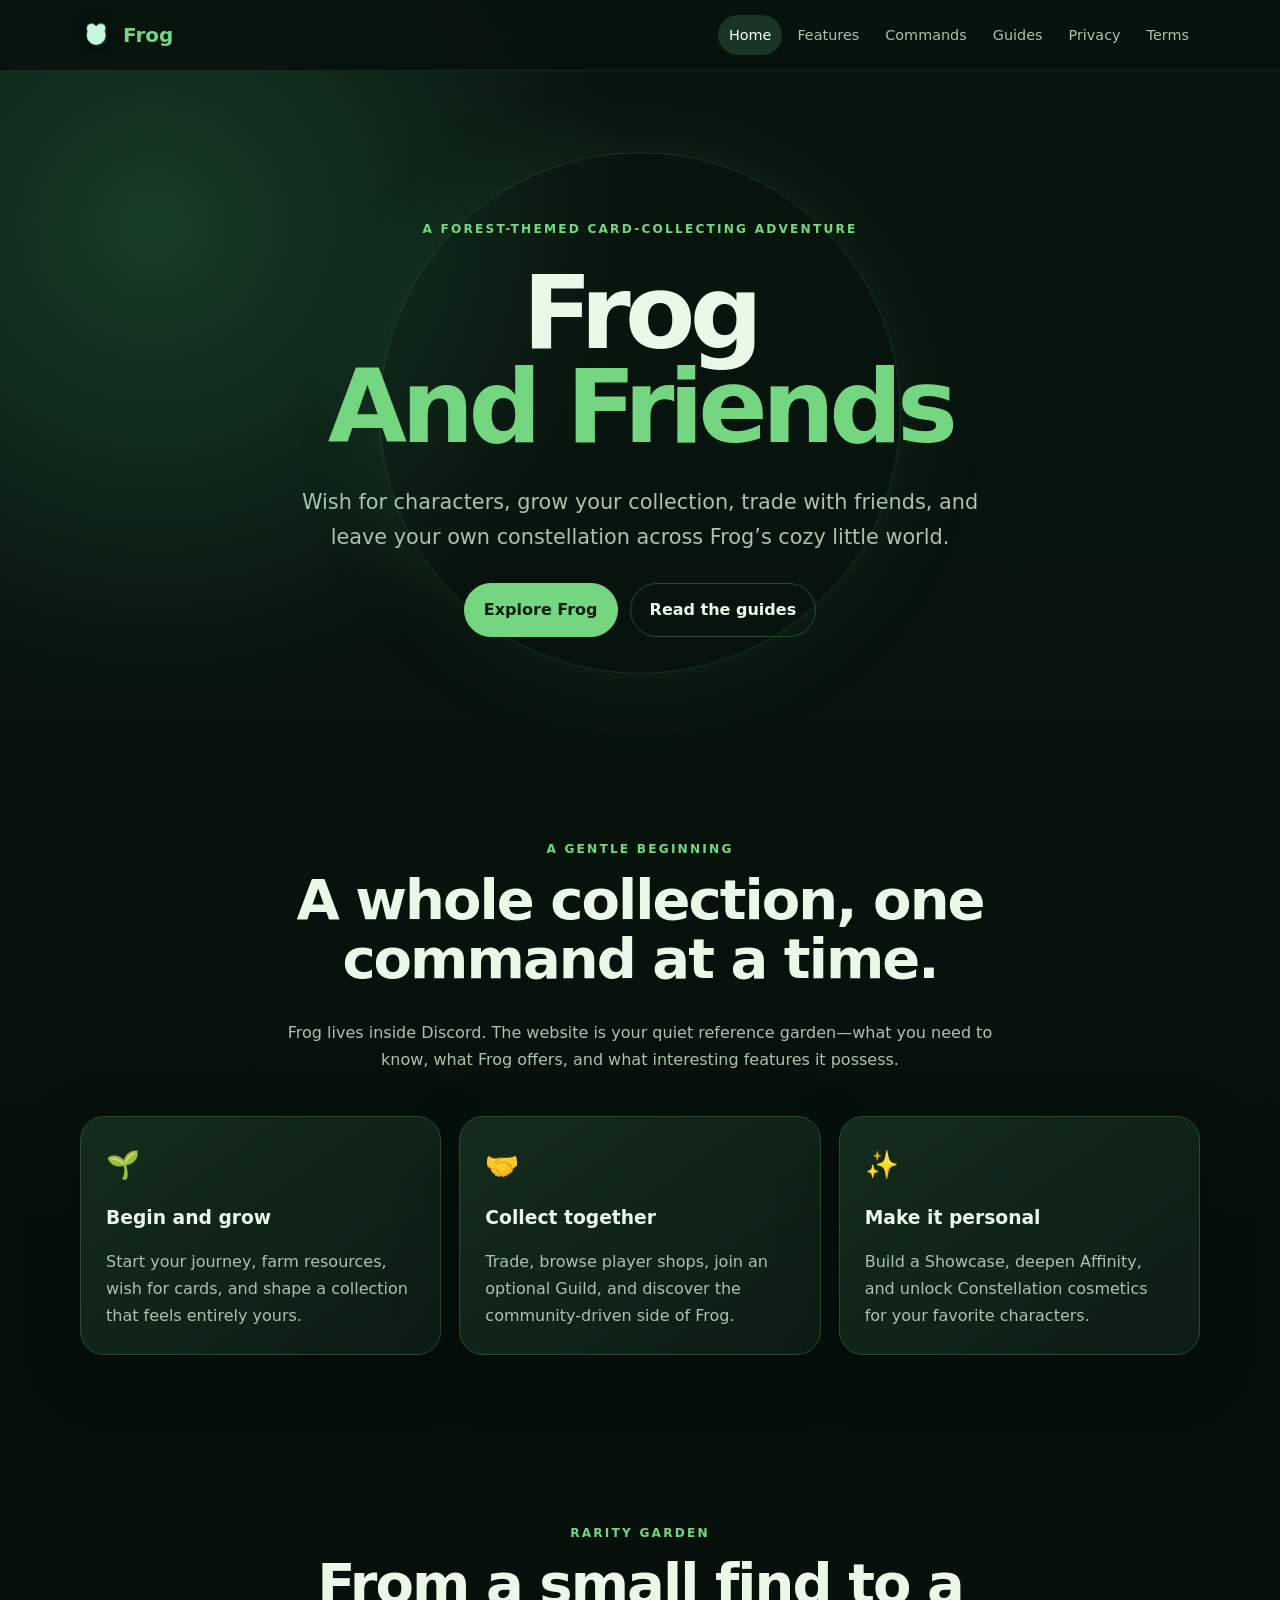
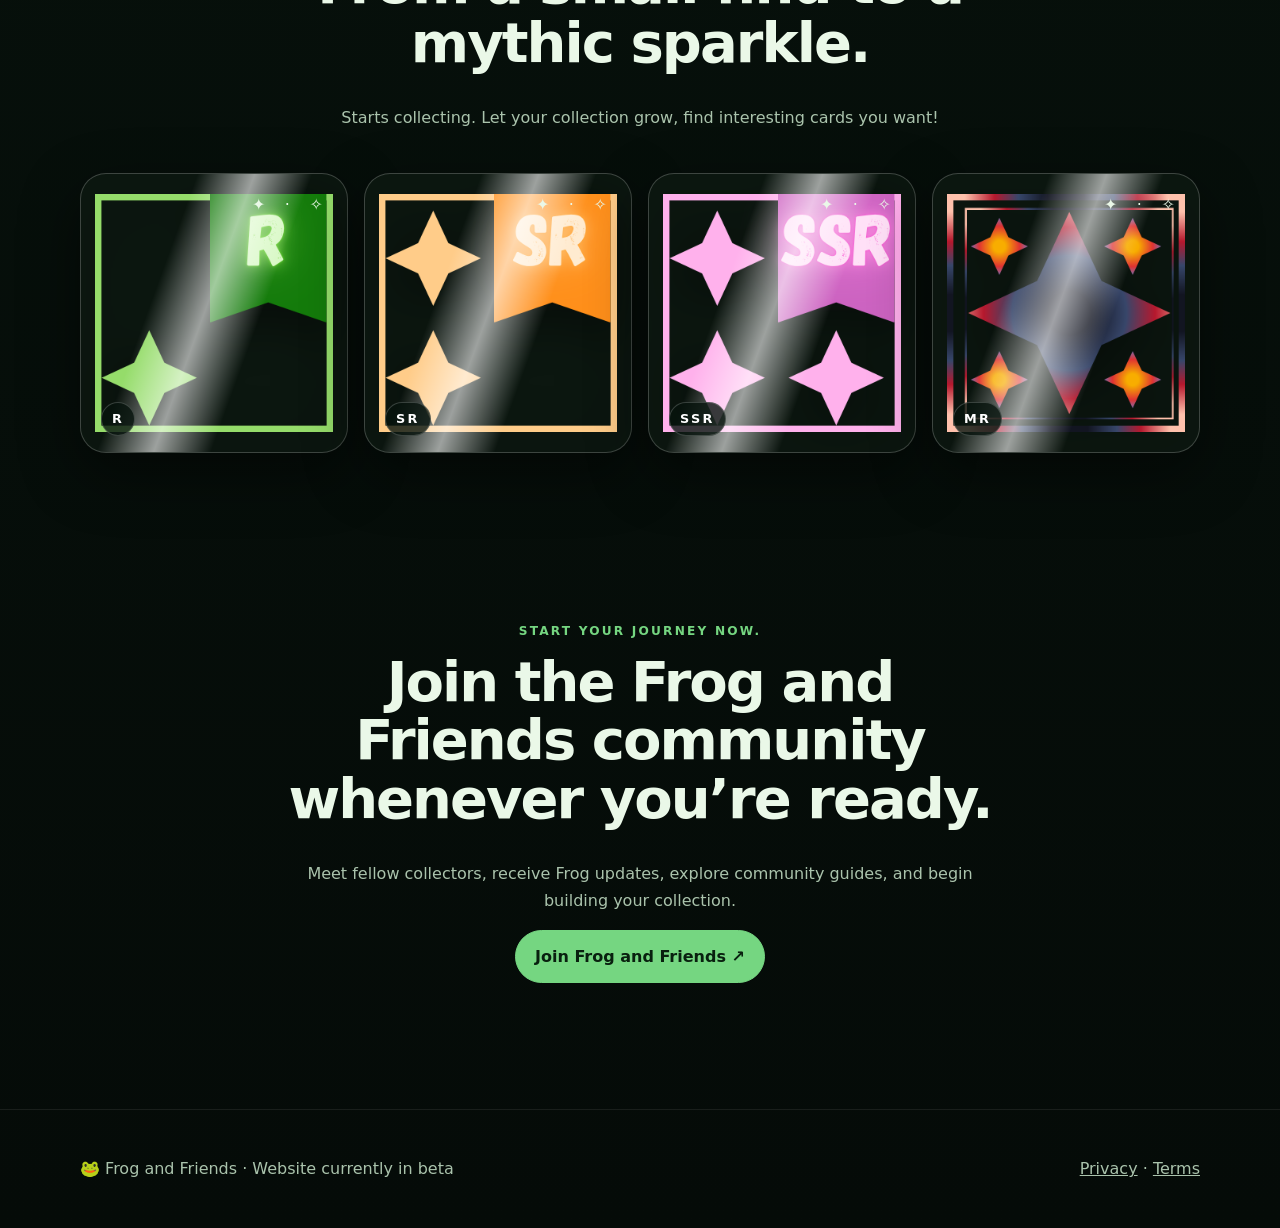
<file: index.html>
<!doctype html>
<html lang="en">

<head>
    <meta charset="utf-8">
    <meta name="viewport" content="width=device-width,initial-scale=1">
    <meta name="description"
        content="The official information home for Frog, a cozy Discord card-collecting adventure.">
    <title>Frog — Collect a Little Wonder</title>
    <link rel="icon" type="image/png" href="assets/frogstamp.png">
    <link rel="apple-touch-icon" href="assets/frogstamp.png">
    <link rel="stylesheet" href="assets/styles.css">
    <link rel="stylesheet" href="assets/icons.css">
    <script defer src="assets/script.js"></script>
</head>

<body>
    <nav class="nav">
        <div class="wrap"><a class="brand" href="./"><img class="brand-logo" src="assets/frogstamp.png"
                    alt=""><span>Frog</span></a>
            <div class="links"><a class="active" href="./">Home</a><a href="features/">Features</a><a
                    href="commands/">Commands</a><a href="guides/">Guides</a><a href="privacy/">Privacy</a><a
                    href="terms/">Terms</a></div>
        </div>
    </nav>
    <main>
        <header class="hero">
            <div class="wrap reveal">
                <div class="eyebrow">A Forest-themed Card-Collecting Adventure</div>
                <h1>Frog<br><span style="color:var(--leaf)">And Friends</span></h1>
                <p class="lead">Wish for characters, grow your collection, trade with friends, and leave your own
                    constellation across Frog’s cozy little world.</p>
                <div class="actions"><a class="button" href="features/">Explore Frog</a><a class="button ghost"
                        href="guides/">Read the guides</a></div>
            </div>
        </header>
        <section>
            <div class="wrap">
                <div class="section-head reveal">
                    <div class="eyebrow">A gentle beginning</div>
                    <h2>A whole collection, one command at a time.</h2>
                    <p>Frog lives inside Discord. The website is your quiet reference garden—what you need to know, what
                        Frog offers, and what interesting features it possess.</p>
                </div>
                <div class="grid">
                    <article class="card reveal">
                        <div class="icon">🌱</div>
                        <h3>Begin and grow</h3>
                        <p>Start your journey, farm resources, wish for cards, and shape a collection that feels
                            entirely yours.</p>
                    </article>
                    <article class="card reveal">
                        <div class="icon">🤝</div>
                        <h3>Collect together</h3>
                        <p>Trade, browse player shops, join an optional Guild, and discover the community-driven side of
                            Frog.</p>
                    </article>
                    <article class="card reveal">
                        <div class="icon">✨</div>
                        <h3>Make it personal</h3>
                        <p>Build a Showcase, deepen Affinity, and unlock Constellation cosmetics for your favorite
                            characters.</p>
                    </article>
                </div>
            </div>
        </section>
        <section>
            <div class="wrap">
                <div class="section-head reveal">
                    <div class="eyebrow">Rarity garden</div>
                    <h2>From a small find to a mythic sparkle.</h2>
                    <p>Starts collecting. Let your collection grow, find interesting cards you want!</p>
                </div>
                <div class="rarities">
                    <div class="rarity r reveal"><img class="rarity-icon" src="assets/rarity-r.png"
                            alt="R rarity icon"><span class="rarity-label">R</span></div>
                    <div class="rarity sr reveal"><img class="rarity-icon" src="assets/rarity-sr.png"
                            alt="SR rarity icon"><span class="rarity-label">SR</span></div>
                    <div class="rarity ssr reveal"><img class="rarity-icon" src="assets/rarity-ssr.png"
                            alt="SSR rarity icon"><span class="rarity-label">SSR</span></div>
                    <div class="rarity mr reveal"><img class="rarity-icon" src="assets/rarity-mr.png"
                            alt="MR rarity icon"><span class="rarity-label">MR</span></div>
                </div>
            </div>
        </section>
        <section>
            <div class="wrap">
                <div class="section-head reveal">
                    <div class="eyebrow">Start your journey now.</div>
            
                    <h2>Join the Frog and Friends community whenever you’re ready.</h2>
            
                    <p>
                        Meet fellow collectors, receive Frog updates, explore community
                        guides, and begin building your collection.
                    </p>
            
                    <div class="actions">
                        <a
                            class="button"
                            href="https://discord.gg/MH6yDMxamy"
                            target="_blank"
                            rel="noopener noreferrer"
                        >
                            Join Frog and Friends ↗
                        </a>
                    </div>
                </div>
            </div>
        </section>
    </main>
    <footer class="footer">
        <div class="wrap"><span>🐸 Frog and Friends · Website currently in beta</span><span><a href="privacy/">Privacy</a> · <a
                    href="terms/">Terms</a></span></div>
    </footer>
</body>

</html>
</file>
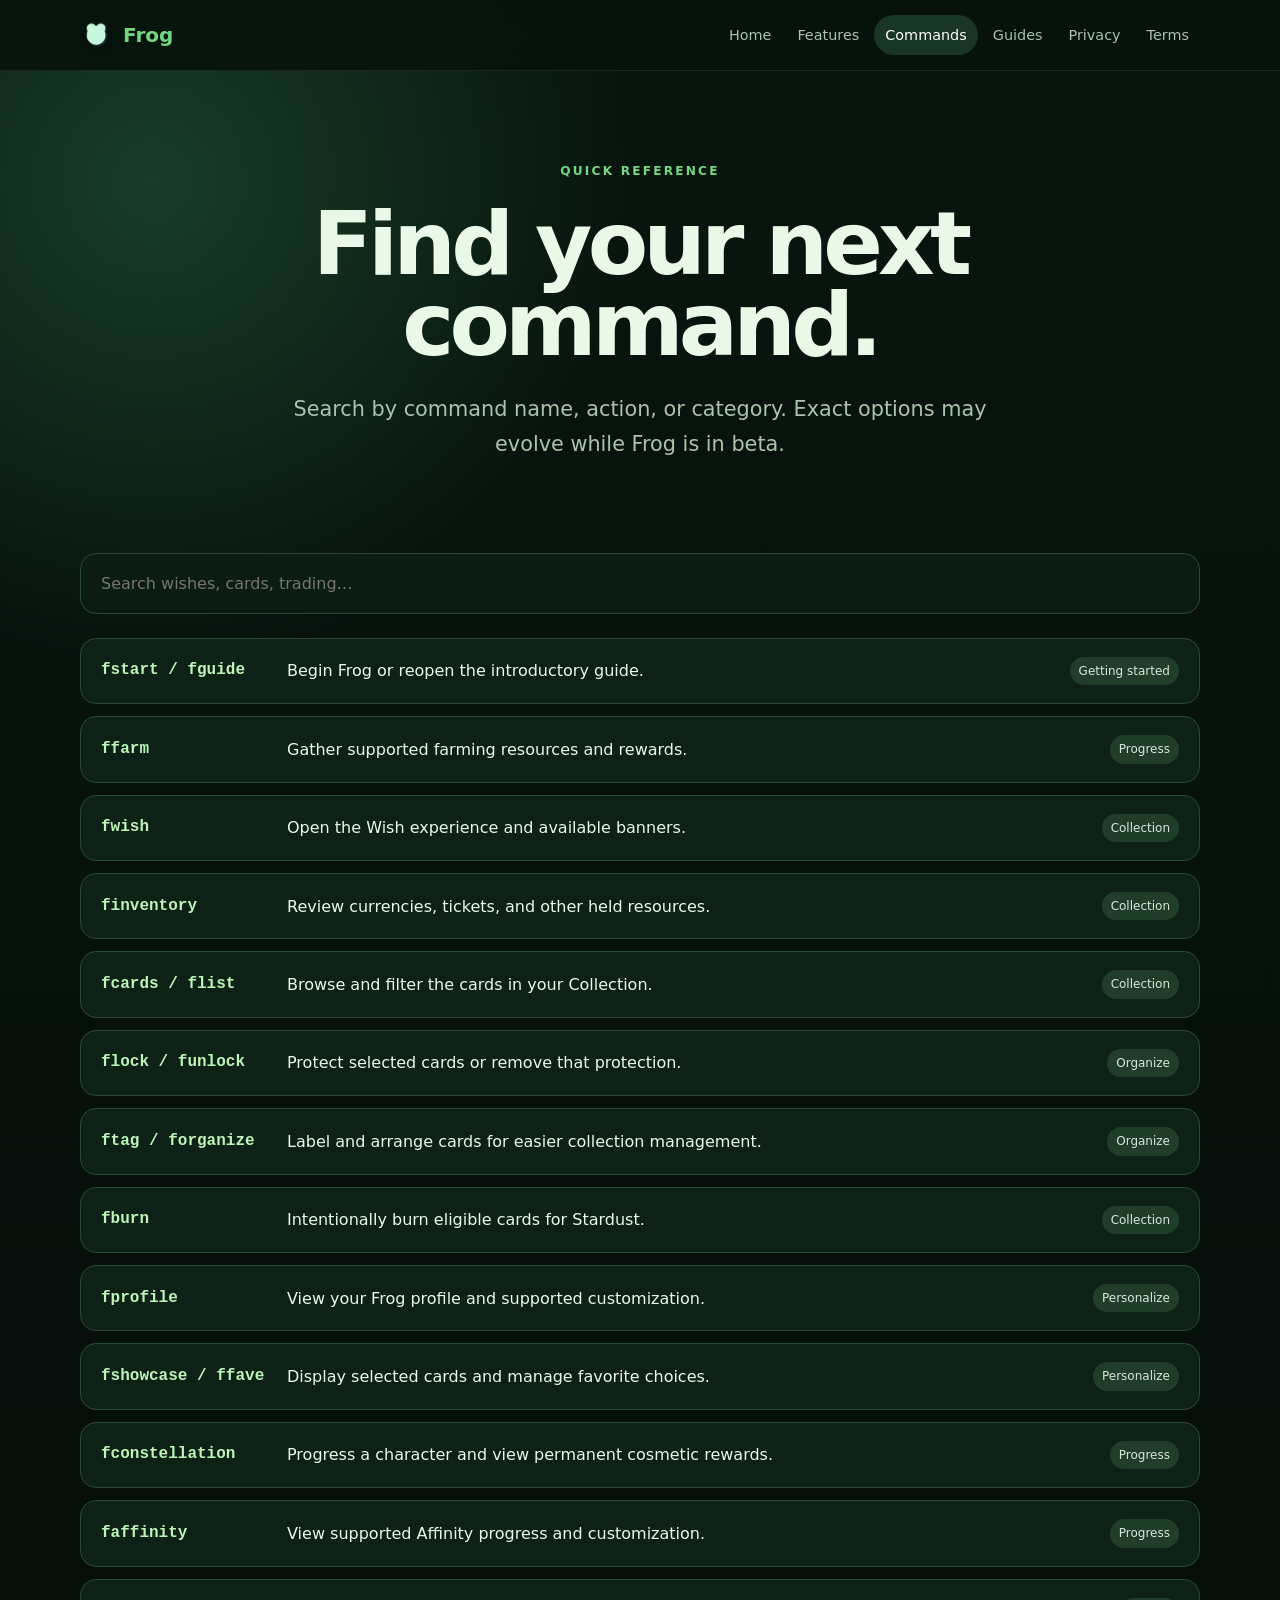
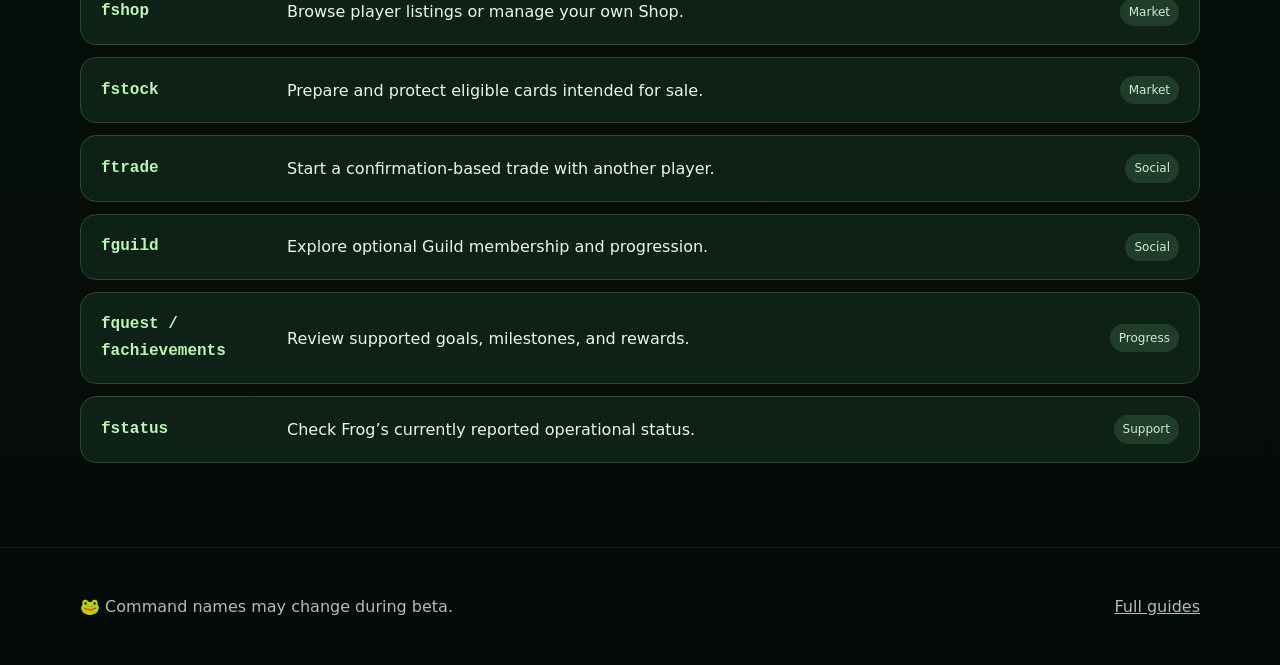
<file: commands/index.html>
<!doctype html>
<html lang="en">

<head>
    <meta charset="utf-8">
    <meta name="viewport" content="width=device-width,initial-scale=1">
    <meta name="description" content="A searchable quick reference for Frog commands.">
    <title>Commands — Frog</title>
    <link rel="icon" type="image/png" href="../assets/frogstamp.png">
    <link rel="apple-touch-icon" href="../assets/frogstamp.png">
    <link rel="stylesheet" href="../assets/styles.css">
    <link rel="stylesheet" href="../assets/icons.css">
    <script defer src="../assets/script.js"></script>
</head>

<body>
    <nav class="nav">
        <div class="wrap"><a class="brand" href="../"><img class="brand-logo" src="../assets/frogstamp.png"
                    alt=""><span>Frog</span></a>
            <div class="links"><a href="../">Home</a><a href="../features/">Features</a><a class="active"
                    href="./">Commands</a><a href="../guides/">Guides</a><a href="../privacy/">Privacy</a><a
                    href="../terms/">Terms</a></div>
        </div>
    </nav>
    <main>
        <header class="page-hero wrap reveal">
            <div class="eyebrow">Quick reference</div>
            <h1>Find your next<br>command.</h1>
            <p class="lead">Search by command name, action, or category. Exact options may evolve while Frog is in beta.
            </p>
        </header>
        <section style="padding-top:10px">
            <div class="wrap"><input class="search" data-command-search type="search"
                    placeholder="Search wishes, cards, trading…" aria-label="Search commands">
                <div class="commands">
                    <div class="command reveal" data-command><code>fstart / fguide</code><span>Begin Frog or reopen the
                            introductory guide.</span><span class="tag">Getting started</span></div>
                    <div class="command reveal" data-command><code>ffarm</code><span>Gather supported farming resources
                            and rewards.</span><span class="tag">Progress</span></div>
                    <div class="command reveal" data-command><code>fwish</code><span>Open the Wish experience and
                            available banners.</span><span class="tag">Collection</span></div>
                    <div class="command reveal" data-command><code>finventory</code><span>Review currencies, tickets,
                            and other held resources.</span><span class="tag">Collection</span></div>
                    <div class="command reveal" data-command><code>fcards / flist</code><span>Browse and filter the
                            cards in your Collection.</span><span class="tag">Collection</span></div>
                    <div class="command reveal" data-command><code>flock / funlock</code><span>Protect selected cards or
                            remove that protection.</span><span class="tag">Organize</span></div>
                    <div class="command reveal" data-command><code>ftag / forganize</code><span>Label and arrange cards
                            for easier collection management.</span><span class="tag">Organize</span></div>
                    <div class="command reveal" data-command><code>fburn</code><span>Intentionally burn eligible cards
                            for Stardust.</span><span class="tag">Collection</span></div>
                    <div class="command reveal" data-command><code>fprofile</code><span>View your Frog profile and
                            supported customization.</span><span class="tag">Personalize</span></div>
                    <div class="command reveal" data-command><code>fshowcase / ffave</code><span>Display selected cards
                            and manage favorite choices.</span><span class="tag">Personalize</span></div>
                    <div class="command reveal" data-command><code>fconstellation</code><span>Progress a character and
                            view permanent cosmetic rewards.</span><span class="tag">Progress</span></div>
                    <div class="command reveal" data-command><code>faffinity</code><span>View supported Affinity
                            progress and customization.</span><span class="tag">Progress</span></div>
                    <div class="command reveal" data-command><code>fshop</code><span>Browse player listings or manage
                            your own Shop.</span><span class="tag">Market</span></div>
                    <div class="command reveal" data-command><code>fstock</code><span>Prepare and protect eligible cards
                            intended for sale.</span><span class="tag">Market</span></div>
                    <div class="command reveal" data-command><code>ftrade</code><span>Start a confirmation-based trade
                            with another player.</span><span class="tag">Social</span></div>
                    <div class="command reveal" data-command><code>fguild</code><span>Explore optional Guild membership
                            and progression.</span><span class="tag">Social</span></div>
                    <div class="command reveal" data-command><code>fquest / fachievements</code><span>Review supported
                            goals, milestones, and rewards.</span><span class="tag">Progress</span></div>
                    <div class="command reveal" data-command><code>fstatus</code><span>Check Frog’s currently reported
                            operational status.</span><span class="tag">Support</span></div>
                </div>
                <div class="empty">No little Frog commands found for that search 🌿</div>
            </div>
        </section>
    </main>
    <footer class="footer">
        <div class="wrap"><span>🐸 Command names may change during beta.</span><span><a href="../guides/">Full
                    guides</a></span></div>
    </footer>
</body>

</html>
</file>
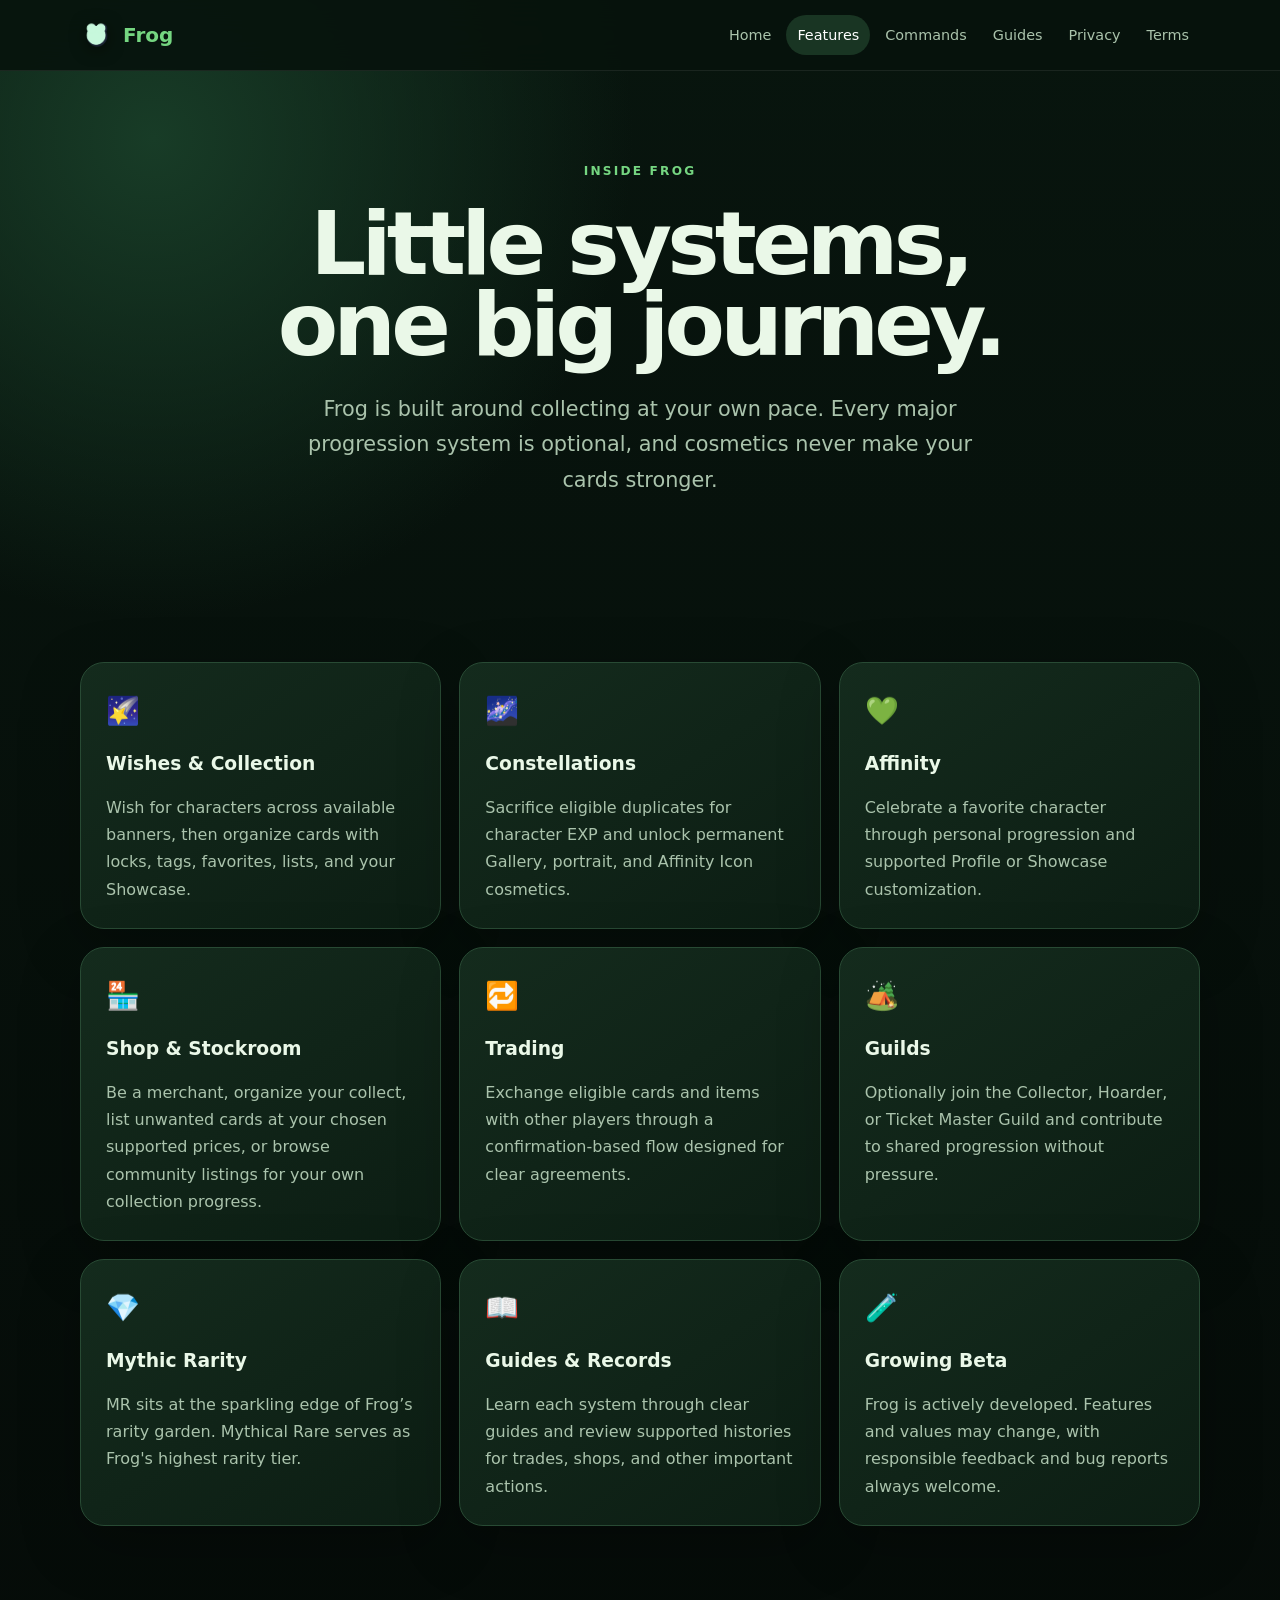
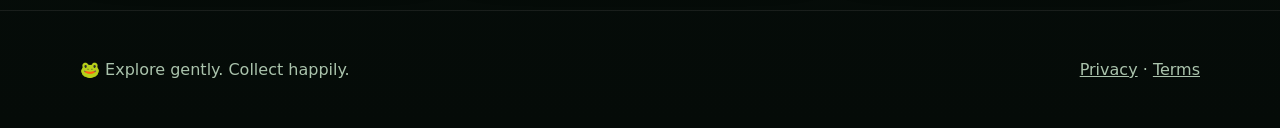
<file: features/index.html>
<!doctype html>
<html lang="en">

<head>
    <meta charset="utf-8">
    <meta name="viewport" content="width=device-width,initial-scale=1">
    <meta name="description" content="Discover the collection, social, and customization features in Frog.">
    <title>Features — Frog</title>
    <link rel="icon" type="image/png" href="../assets/frogstamp.png">
    <link rel="apple-touch-icon" href="../assets/frogstamp.png">
    <link rel="stylesheet" href="../assets/styles.css">
    <link rel="stylesheet" href="../assets/icons.css">
    <script defer src="../assets/script.js"></script>
</head>

<body>
    <nav class="nav">
        <div class="wrap"><a class="brand" href="../"><img class="brand-logo" src="../assets/frogstamp.png"
                    alt=""><span>Frog</span></a>
            <div class="links"><a href="../">Home</a><a class="active" href="./">Features</a><a
                    href="../commands/">Commands</a><a href="../guides/">Guides</a><a href="../privacy/">Privacy</a><a
                    href="../terms/">Terms</a></div>
        </div>
    </nav>
    <main>
        <header class="page-hero wrap reveal">
            <div class="eyebrow">Inside Frog</div>
            <h1>Little systems,<br>one big journey.</h1>
            <p class="lead">Frog is built around collecting at your own pace. Every major progression system is
                optional, and cosmetics never make your cards stronger.</p>
        </header>
        <section>
            <div class="wrap grid">
                <article class="card reveal">
                    <div class="icon">🌠</div>
                    <h3>Wishes & Collection</h3>
                    <p>Wish for characters across available banners, then organize cards with locks, tags, favorites,
                        lists, and your Showcase.</p>
                </article>
                <article class="card reveal">
                    <div class="icon">🌌</div>
                    <h3>Constellations</h3>
                    <p>Sacrifice eligible duplicates for character EXP and unlock permanent Gallery, portrait, and
                        Affinity Icon cosmetics.</p>
                </article>
                <article class="card reveal">
                    <div class="icon">💚</div>
                    <h3>Affinity</h3>
                    <p>Celebrate a favorite character through personal progression and supported Profile or Showcase
                        customization.</p>
                </article>
                <article class="card reveal">
                    <div class="icon">🏪</div>
                    <h3>Shop & Stockroom</h3>
                    <p>Be a merchant, organize your collect, list unwanted cards at your chosen supported prices, or
                        browse community listings for your own collection progress.</p>
                </article>
                <article class="card reveal">
                    <div class="icon">🔁</div>
                    <h3>Trading</h3>
                    <p>Exchange eligible cards and items with other players through a confirmation-based flow designed
                        for clear agreements.</p>
                </article>
                <article class="card reveal">
                    <div class="icon">🏕️</div>
                    <h3>Guilds</h3>
                    <p>Optionally join the Collector, Hoarder, or Ticket Master Guild and contribute to shared
                        progression without pressure.</p>
                </article>
                <article class="card reveal">
                    <div class="icon">💎</div>
                    <h3>Mythic Rarity</h3>
                    <p>MR sits at the sparkling edge of Frog’s rarity garden. Mythical Rare serves as Frog's highest
                        rarity tier.</p>
                </article>
                <article class="card reveal">
                    <div class="icon">📖</div>
                    <h3>Guides & Records</h3>
                    <p>Learn each system through clear guides and review supported histories for trades, shops, and
                        other important actions.</p>
                </article>
                <article class="card reveal">
                    <div class="icon">🧪</div>
                    <h3>Growing Beta</h3>
                    <p>Frog is actively developed. Features and values may change, with responsible feedback and bug
                        reports always welcome.</p>
                </article>
            </div>
        </section>
    </main>
    <footer class="footer">
        <div class="wrap"><span>🐸 Explore gently. Collect happily.</span><span><a href="../privacy/">Privacy</a> · <a
                    href="../terms/">Terms</a></span></div>
    </footer>
</body>

</html>
</file>
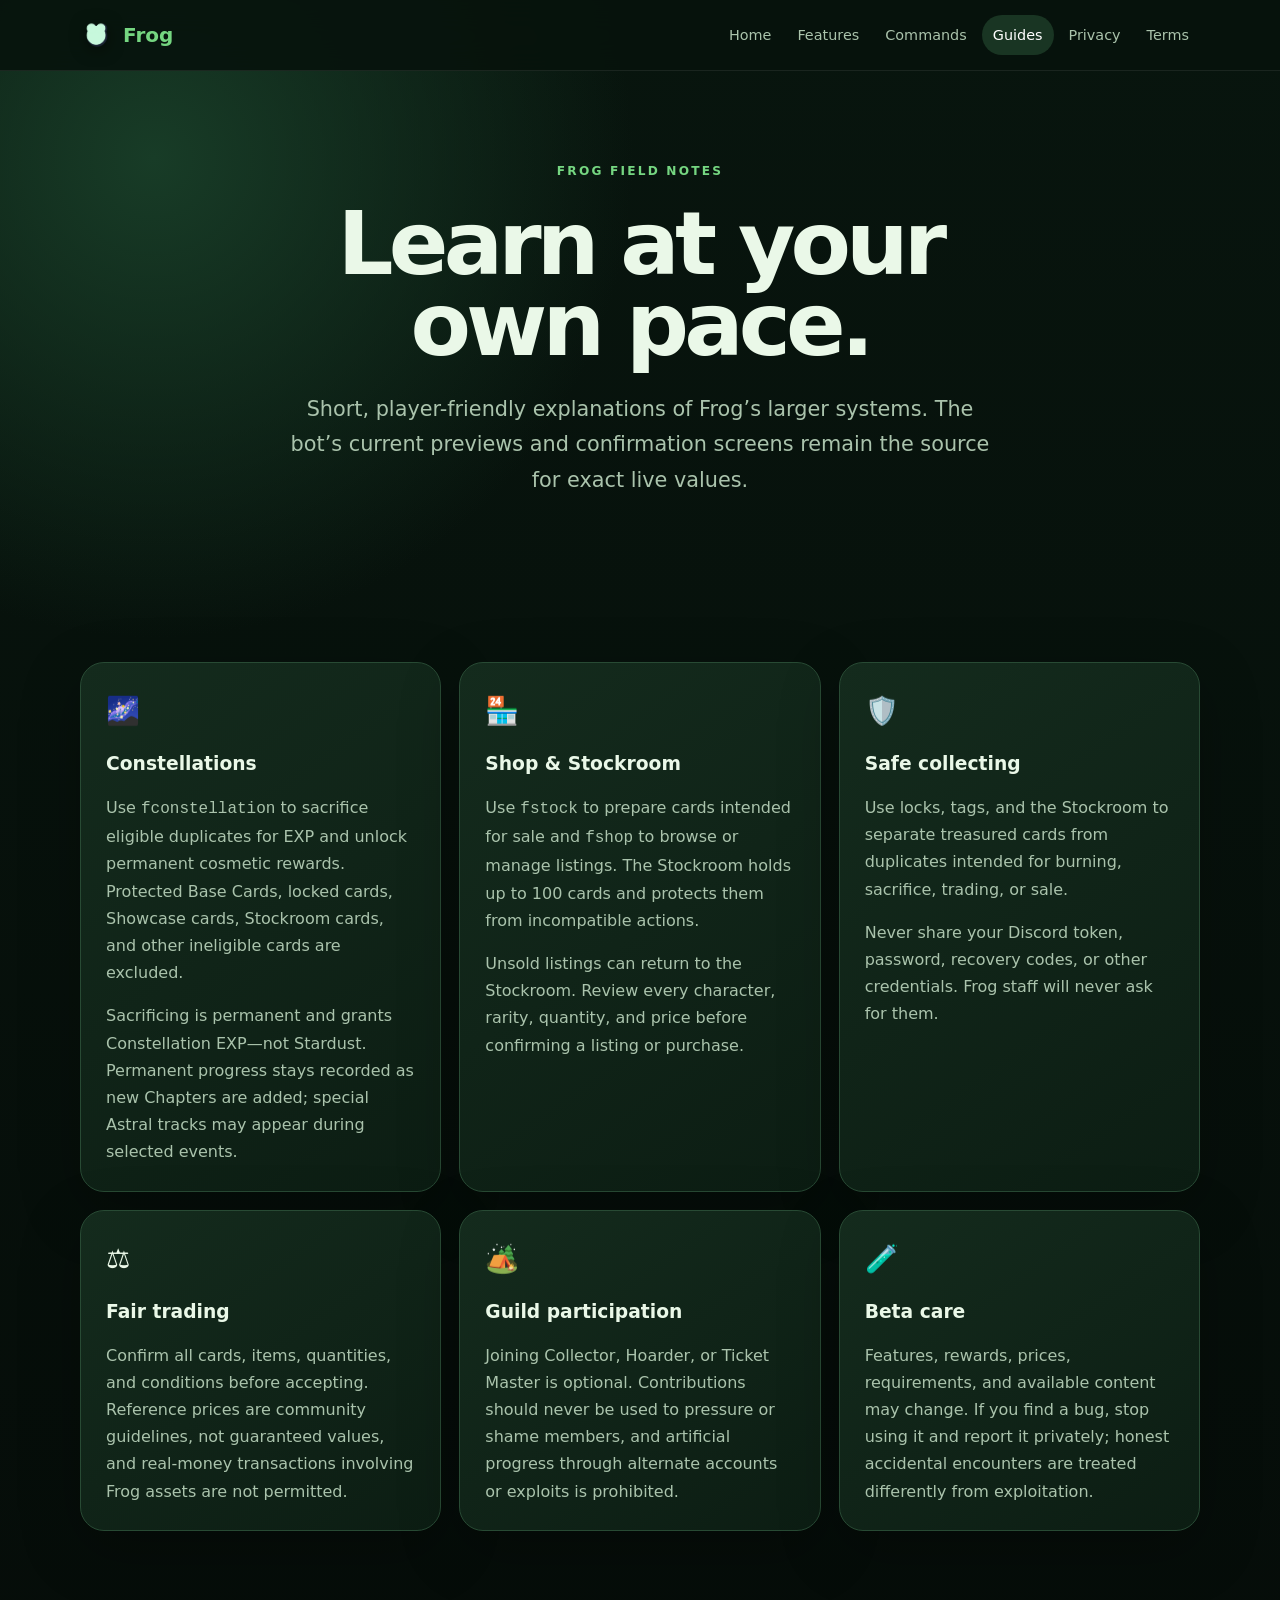
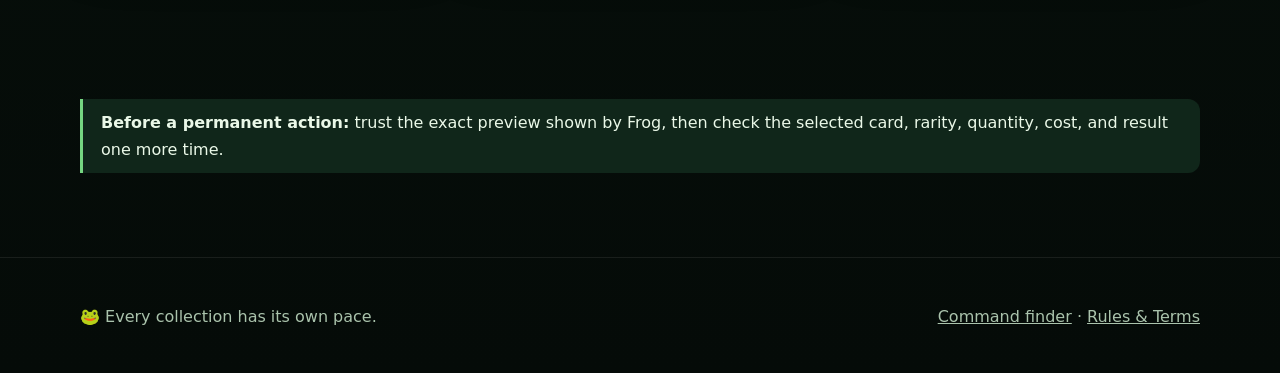
<file: guides/index.html>
<!doctype html>
<html lang="en">

<head>
    <meta charset="utf-8">
    <meta name="viewport" content="width=device-width,initial-scale=1">
    <meta name="description" content="Official player guides for Frog systems.">
    <title>Guides — Frog</title>
    <link rel="icon" type="image/png" href="../assets/frogstamp.png">
    <link rel="apple-touch-icon" href="../assets/frogstamp.png">
    <link rel="stylesheet" href="../assets/styles.css">
    <link rel="stylesheet" href="../assets/icons.css">
    <script defer src="../assets/script.js"></script>
</head>

<body>
    <nav class="nav">
        <div class="wrap"><a class="brand" href="../"><img class="brand-logo" src="../assets/frogstamp.png"
                    alt=""><span>Frog</span></a>
            <div class="links"><a href="../">Home</a><a href="../features/">Features</a><a
                    href="../commands/">Commands</a><a class="active" href="./">Guides</a><a
                    href="../privacy/">Privacy</a><a href="../terms/">Terms</a></div>
        </div>
    </nav>
    <main>
        <header class="page-hero wrap reveal">
            <div class="eyebrow">Frog field notes</div>
            <h1>Learn at your<br>own pace.</h1>
            <p class="lead">Short, player-friendly explanations of Frog’s larger systems. The bot’s current previews and
                confirmation screens remain the source for exact live values.</p>
        </header>
        <section>
            <div class="wrap grid">
                <article class="card reveal">
                    <div class="icon">🌌</div>
                    <h3>Constellations</h3>
                    <p>Use <code>fconstellation</code> to sacrifice eligible duplicates for EXP and unlock permanent
                        cosmetic rewards. Protected Base Cards, locked cards, Showcase cards, Stockroom cards, and other
                        ineligible cards are excluded.</p>
                    <p>Sacrificing is permanent and grants Constellation EXP—not Stardust. Permanent progress stays
                        recorded as new Chapters are added; special Astral tracks may appear during selected events.</p>
                </article>
                <article class="card reveal">
                    <div class="icon">🏪</div>
                    <h3>Shop & Stockroom</h3>
                    <p>Use <code>fstock</code> to prepare cards intended for sale and <code>fshop</code> to browse or
                        manage listings. The Stockroom holds up to 100 cards and protects them from incompatible
                        actions.</p>
                    <p>Unsold listings can return to the Stockroom. Review every character, rarity, quantity, and price
                        before confirming a listing or purchase.</p>
                </article>
                <article class="card reveal">
                    <div class="icon">🛡️</div>
                    <h3>Safe collecting</h3>
                    <p>Use locks, tags, and the Stockroom to separate treasured cards from duplicates intended for
                        burning, sacrifice, trading, or sale.</p>
                    <p>Never share your Discord token, password, recovery codes, or other credentials. Frog staff will
                        never ask for them.</p>
                </article>
                <article class="card reveal">
                    <div class="icon">⚖️</div>
                    <h3>Fair trading</h3>
                    <p>Confirm all cards, items, quantities, and conditions before accepting. Reference prices are
                        community guidelines, not guaranteed values, and real-money transactions involving Frog assets
                        are not permitted.</p>
                </article>
                <article class="card reveal">
                    <div class="icon">🏕️</div>
                    <h3>Guild participation</h3>
                    <p>Joining Collector, Hoarder, or Ticket Master is optional. Contributions should never be used to
                        pressure or shame members, and artificial progress through alternate accounts or exploits is
                        prohibited.</p>
                </article>
                <article class="card reveal">
                    <div class="icon">🧪</div>
                    <h3>Beta care</h3>
                    <p>Features, rewards, prices, requirements, and available content may change. If you find a bug,
                        stop using it and report it privately; honest accidental encounters are treated differently from
                        exploitation.</p>
                </article>
            </div>
        </section>
        <section>
            <div class="wrap note reveal"><strong>Before a permanent action:</strong> trust the exact preview shown by
                Frog, then check the selected card, rarity, quantity, cost, and result one more time.</div>
        </section>
    </main>
    <footer class="footer">
        <div class="wrap"><span>🐸 Every collection has its own pace.</span><span><a href="../commands/">Command
                    finder</a> · <a href="../terms/">Rules & Terms</a></span></div>
    </footer>
</body>

</html>
</file>
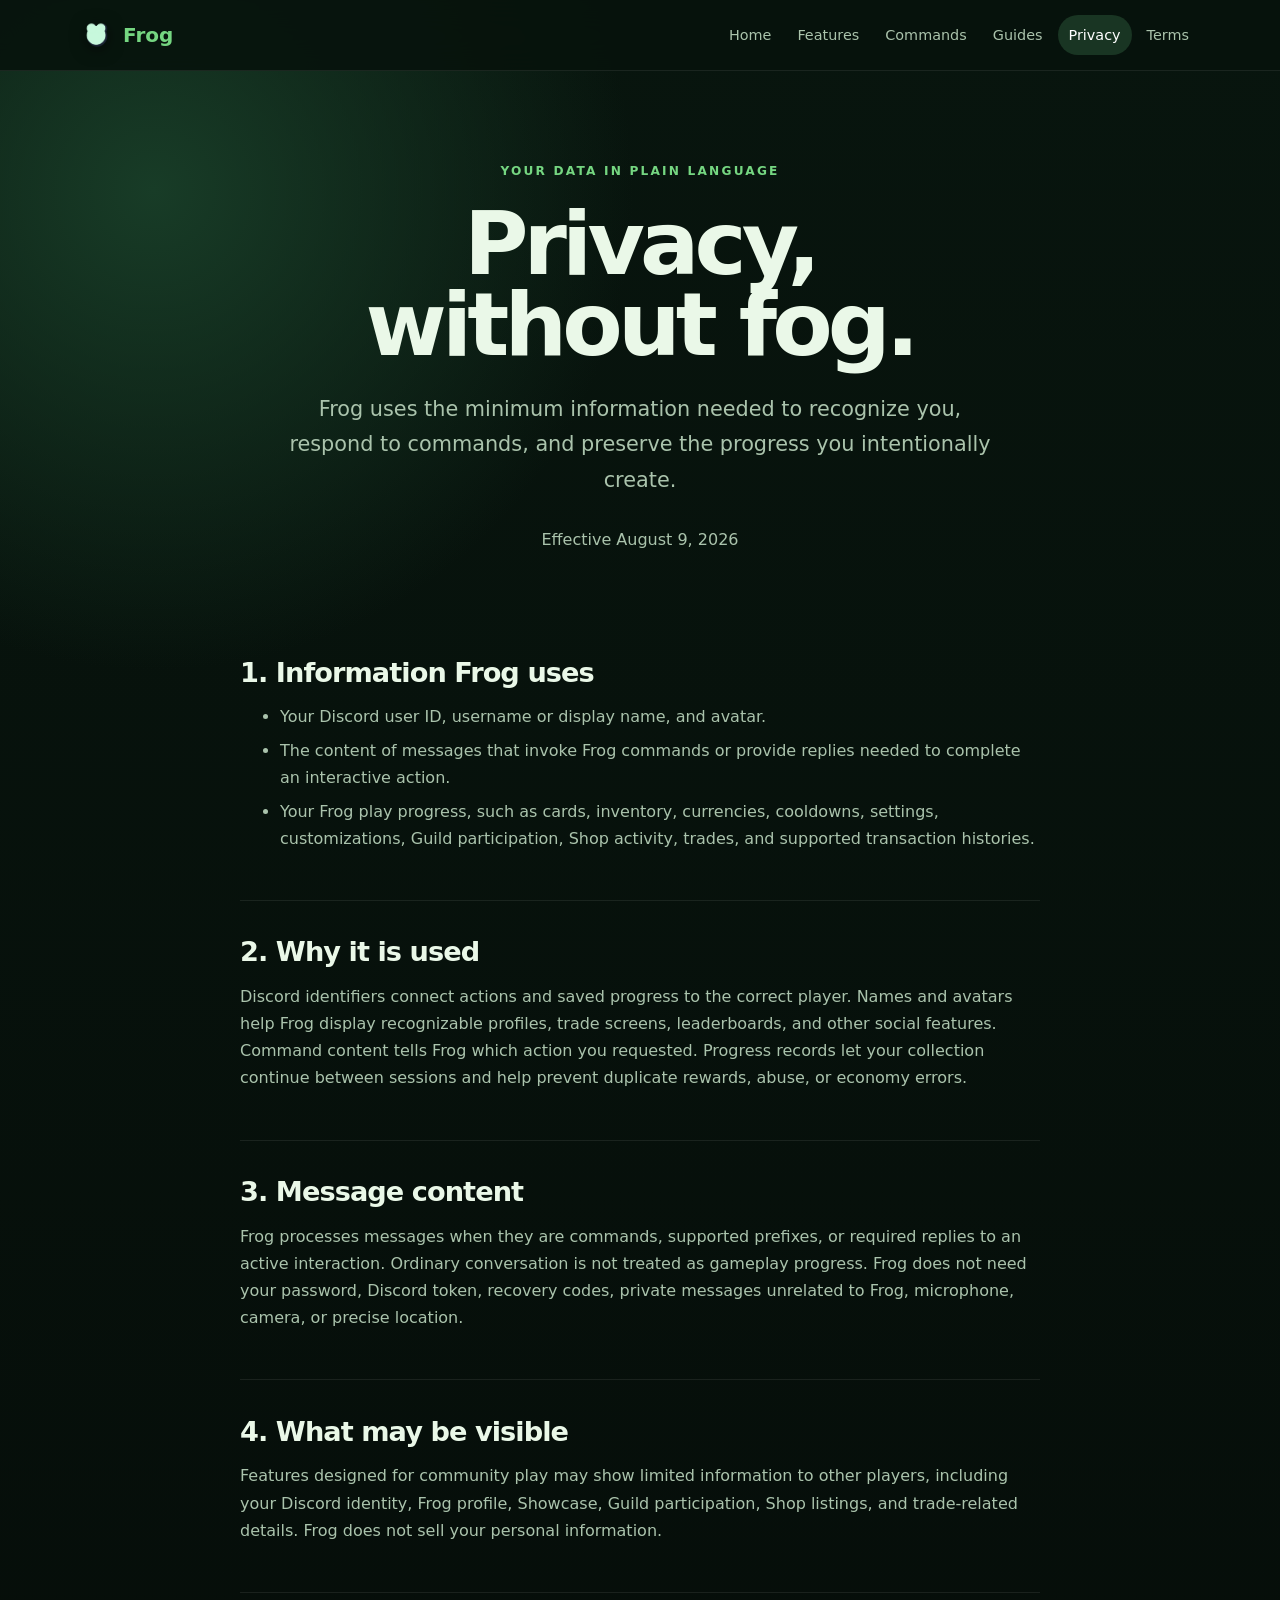
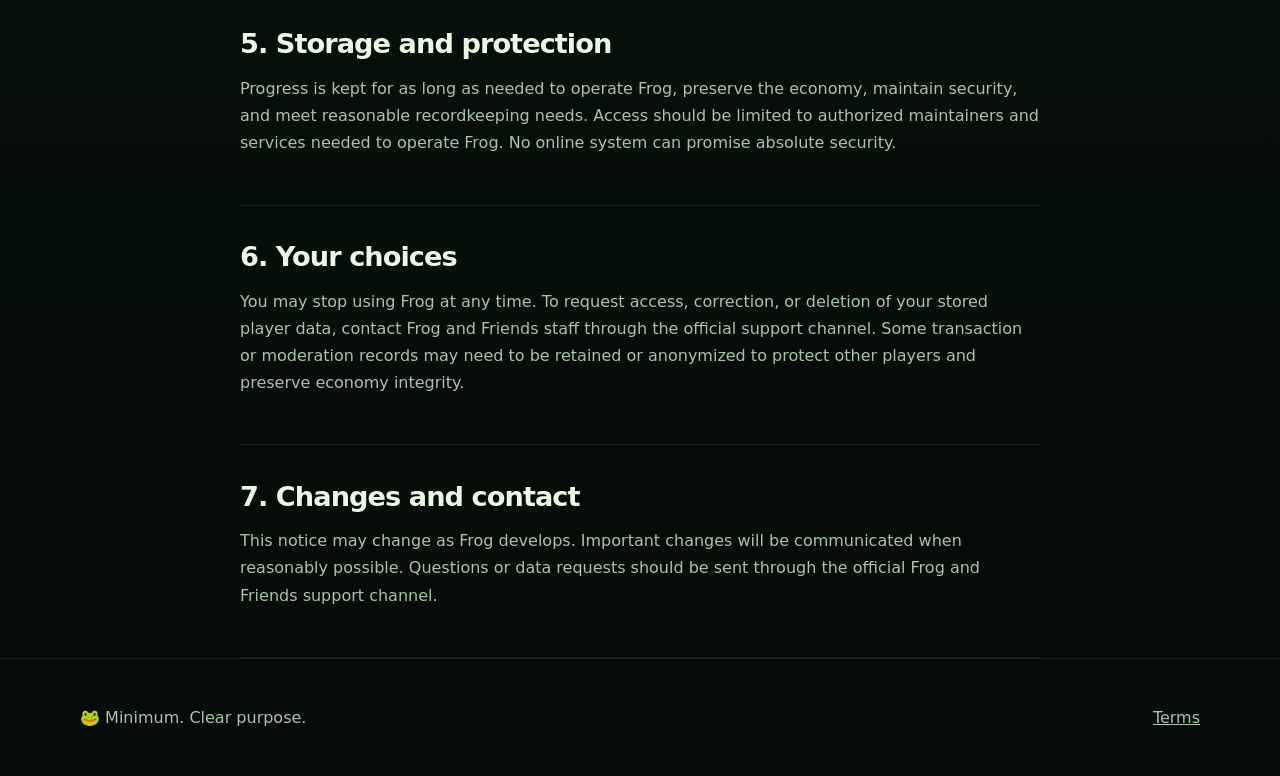
<file: privacy/index.html>
<!doctype html>
<html lang="en">

<head>
    <meta charset="utf-8">
    <meta name="viewport" content="width=device-width,initial-scale=1">
    <meta name="description" content="How Frog uses and protects player data.">
    <title>Privacy — Frog</title>
    <link rel="icon" type="image/png" href="../assets/frogstamp.png">
    <link rel="apple-touch-icon" href="../assets/frogstamp.png">
    <link rel="stylesheet" href="../assets/styles.css">
    <link rel="stylesheet" href="../assets/icons.css">
    <script defer src="../assets/script.js"></script>
</head>

<body>
    <nav class="nav">
        <div class="wrap"><a class="brand" href="../"><img class="brand-logo" src="../assets/frogstamp.png"
                    alt=""><span>Frog</span></a>
            <div class="links"><a href="../">Home</a><a href="../features/">Features</a><a
                    href="../commands/">Commands</a><a href="../guides/">Guides</a><a class="active"
                    href="./">Privacy</a><a href="../terms/">Terms</a></div>
        </div>
    </nav>
    <main>
        <header class="page-hero wrap reveal">
            <div class="eyebrow">Your data in plain language</div>
            <h1>Privacy,<br>without fog.</h1>
            <p class="lead">Frog uses the minimum information needed to recognize you, respond to commands, and preserve
                the progress you intentionally create.</p>
            <p>Effective August 9, 2026</p>
        </header>
        <div class="prose">
            <section class="reveal">
                <h2>1. Information Frog uses</h2>
                <ul>
                    <li>Your Discord user ID, username or display name, and avatar.</li>
                    <li>The content of messages that invoke Frog commands or provide replies needed to complete an
                        interactive action.</li>
                    <li>Your Frog play progress, such as cards, inventory, currencies, cooldowns, settings,
                        customizations, Guild participation, Shop activity, trades, and supported transaction histories.
                    </li>
                </ul>
            </section>
            <section class="reveal">
                <h2>2. Why it is used</h2>
                <p>Discord identifiers connect actions and saved progress to the correct player. Names and avatars help
                    Frog display recognizable profiles, trade screens, leaderboards, and other social features. Command
                    content tells Frog which action you requested. Progress records let your collection continue between
                    sessions and help prevent duplicate rewards, abuse, or economy errors.</p>
            </section>
            <section class="reveal">
                <h2>3. Message content</h2>
                <p>Frog processes messages when they are commands, supported prefixes, or required replies to an active
                    interaction. Ordinary conversation is not treated as gameplay progress. Frog does not need your
                    password, Discord token, recovery codes, private messages unrelated to Frog, microphone, camera, or
                    precise location.</p>
            </section>
            <section class="reveal">
                <h2>4. What may be visible</h2>
                <p>Features designed for community play may show limited information to other players, including your
                    Discord identity, Frog profile, Showcase, Guild participation, Shop listings, and trade-related
                    details. Frog does not sell your personal information.</p>
            </section>
            <section class="reveal">
                <h2>5. Storage and protection</h2>
                <p>Progress is kept for as long as needed to operate Frog, preserve the economy, maintain security, and
                    meet reasonable recordkeeping needs. Access should be limited to authorized maintainers and services
                    needed to operate Frog. No online system can promise absolute security.</p>
            </section>
            <section class="reveal">
                <h2>6. Your choices</h2>
                <p>You may stop using Frog at any time. To request access, correction, or deletion of your stored player
                    data, contact Frog and Friends staff through the official support channel. Some transaction or
                    moderation records may need to be retained or anonymized to protect other players and preserve
                    economy integrity.</p>
            </section>
            <section class="reveal">
                <h2>7. Changes and contact</h2>
                <p>This notice may change as Frog develops. Important changes will be communicated when reasonably
                    possible. Questions or data requests should be sent through the official Frog and Friends support
                    channel.</p>
            </section>
        </div>
    </main>
    <footer class="footer">
        <div class="wrap"><span>🐸 Minimum. Clear purpose.</span><span><a href="../terms/">Terms</a></span></div>
    </footer>
</body>

</html>
</file>
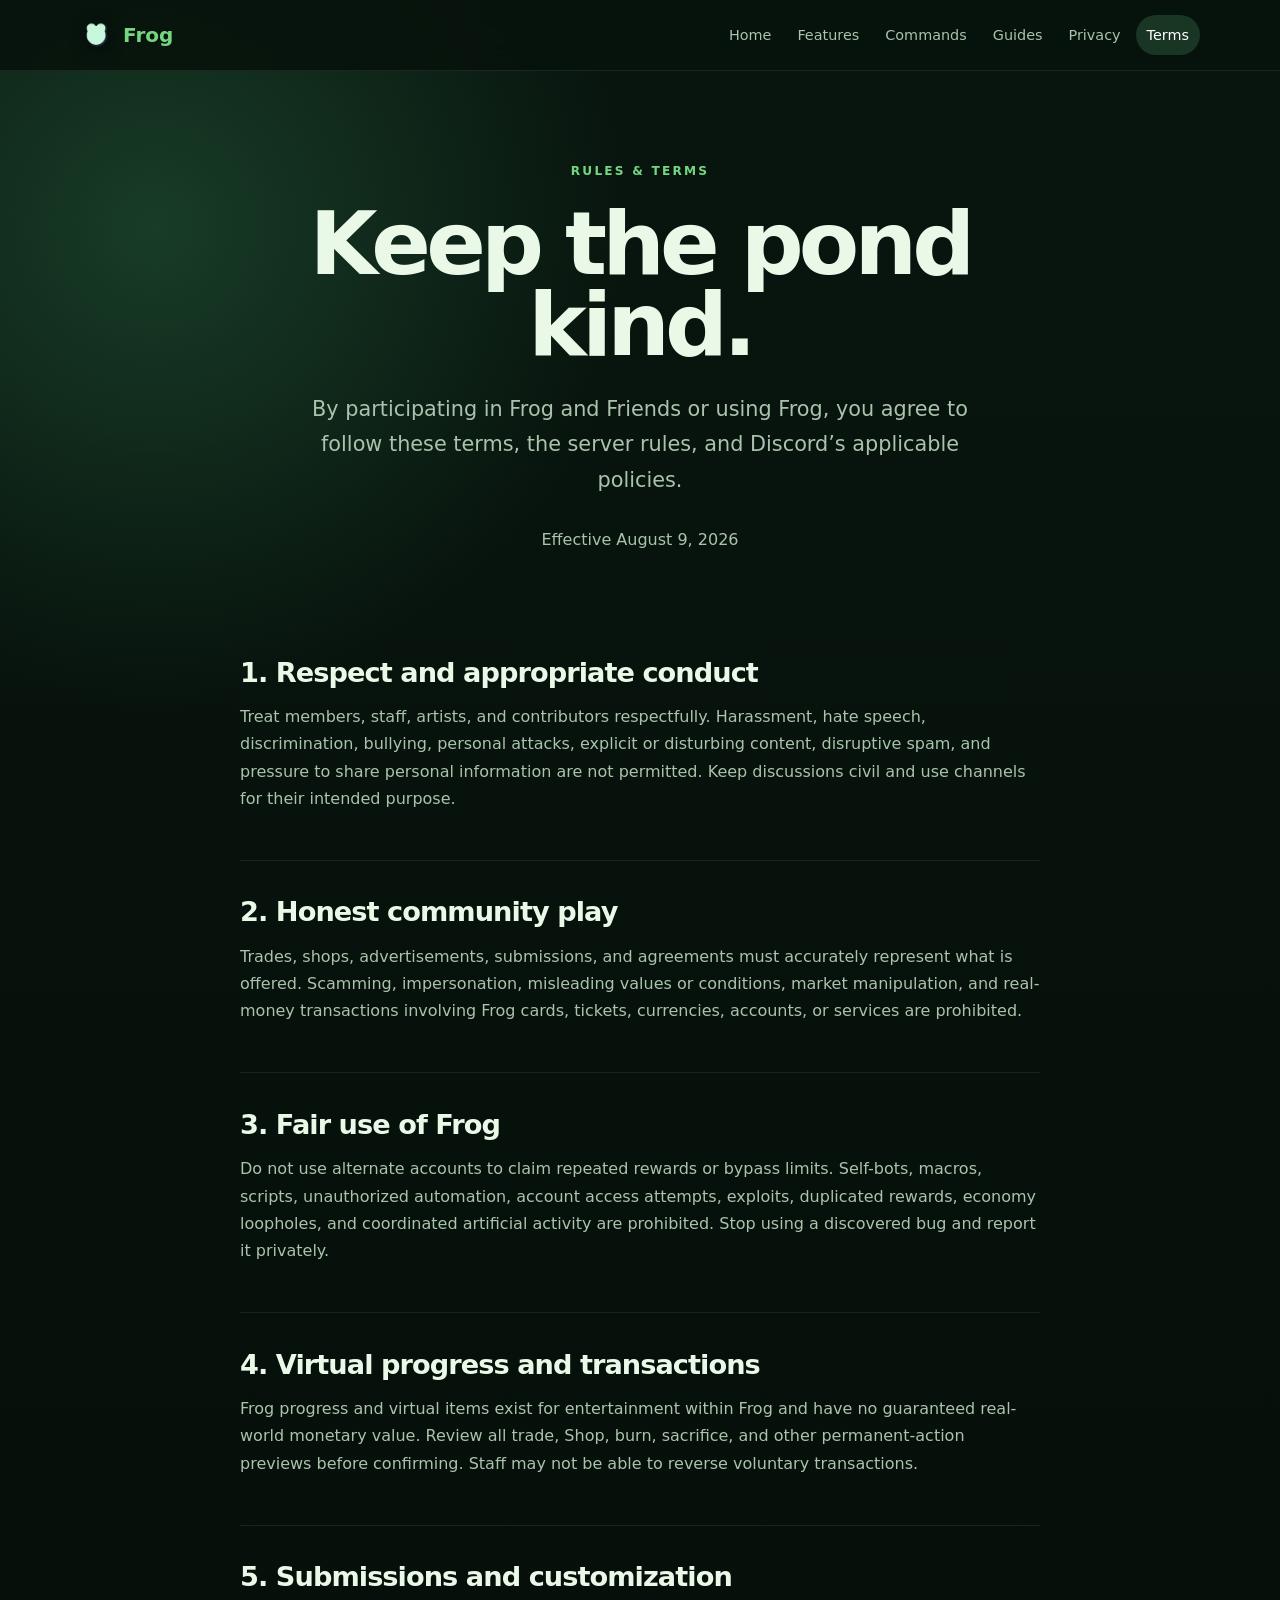
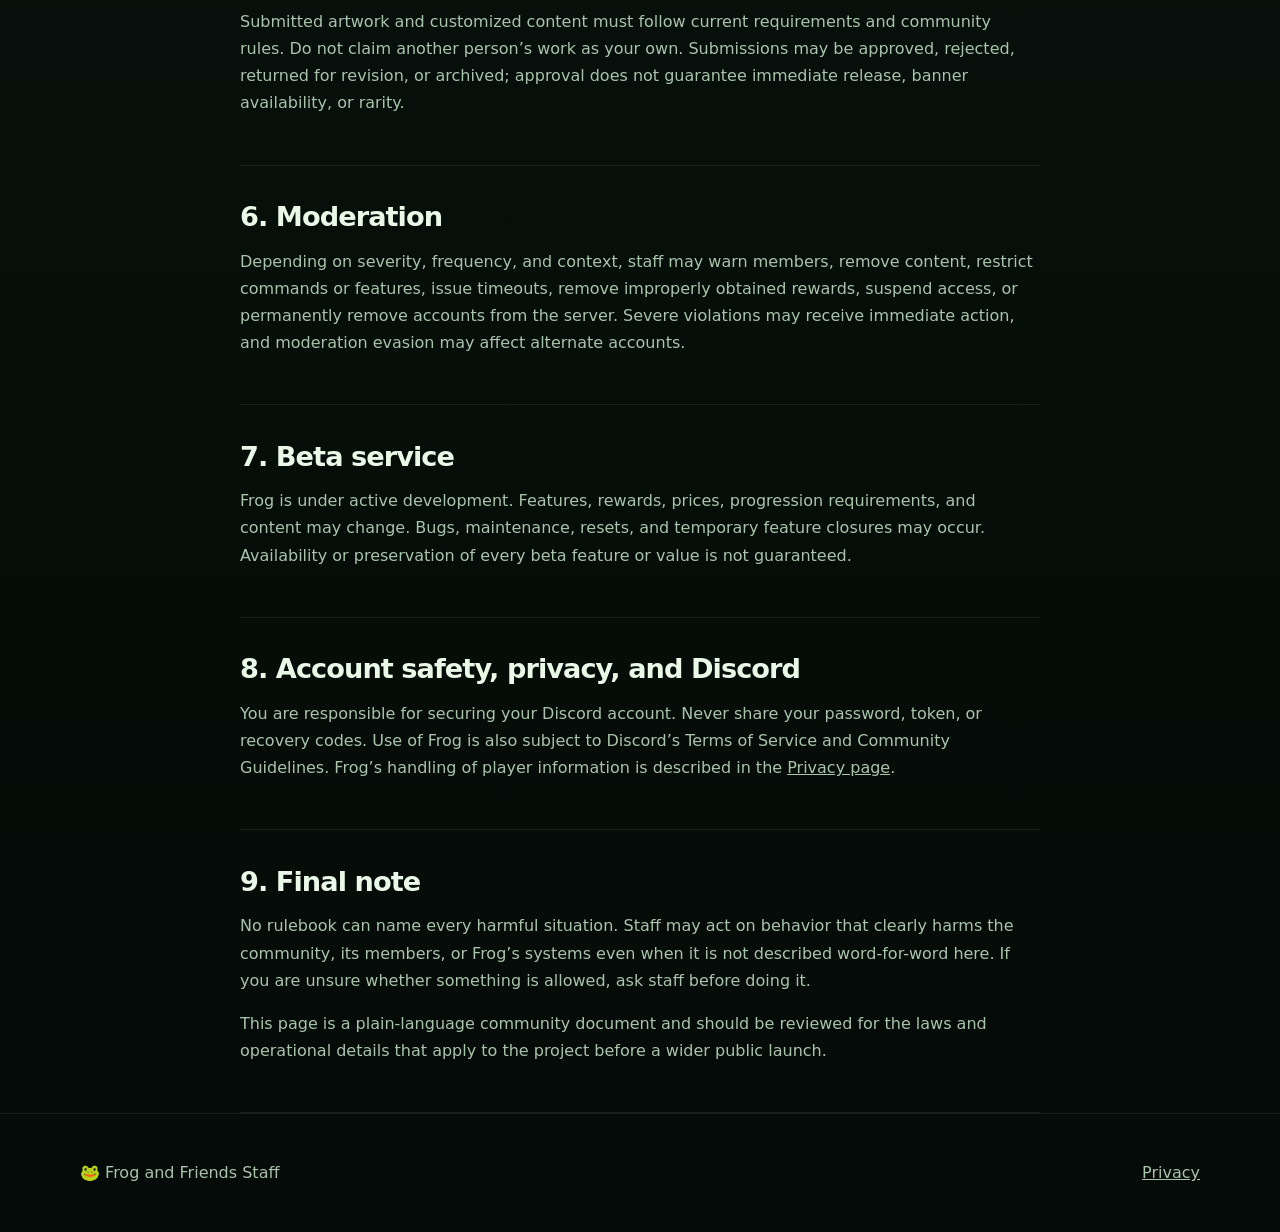
<file: terms/index.html>
<!doctype html>
<html lang="en">

<head>
    <meta charset="utf-8">
    <meta name="viewport" content="width=device-width,initial-scale=1">
    <meta name="description" content="Terms and community rules for using Frog.">
    <title>Terms — Frog</title>
    <link rel="icon" type="image/png" href="../assets/frogstamp.png">
    <link rel="apple-touch-icon" href="../assets/frogstamp.png">
    <link rel="stylesheet" href="../assets/styles.css">
    <link rel="stylesheet" href="../assets/icons.css">
    <script defer src="../assets/script.js"></script>
</head>

<body>
    <nav class="nav">
        <div class="wrap"><a class="brand" href="../"><img class="brand-logo" src="../assets/frogstamp.png"
                    alt=""><span>Frog</span></a>
            <div class="links"><a href="../">Home</a><a href="../features/">Features</a><a
                    href="../commands/">Commands</a><a href="../guides/">Guides</a><a href="../privacy/">Privacy</a><a
                    class="active" href="./">Terms</a></div>
        </div>
    </nav>
    <main>
        <header class="page-hero wrap reveal">
            <div class="eyebrow">Rules & terms</div>
            <h1>Keep the pond<br>kind.</h1>
            <p class="lead">By participating in Frog and Friends or using Frog, you agree to follow these terms, the
                server rules, and Discord’s applicable policies.</p>
            <p>Effective August 9, 2026</p>
        </header>
        <div class="prose">
            <section class="reveal">
                <h2>1. Respect and appropriate conduct</h2>
                <p>Treat members, staff, artists, and contributors respectfully. Harassment, hate speech,
                    discrimination, bullying, personal attacks, explicit or disturbing content, disruptive spam, and
                    pressure to share personal information are not permitted. Keep discussions civil and use channels
                    for their intended purpose.</p>
            </section>
            <section class="reveal">
                <h2>2. Honest community play</h2>
                <p>Trades, shops, advertisements, submissions, and agreements must accurately represent what is offered.
                    Scamming, impersonation, misleading values or conditions, market manipulation, and real-money
                    transactions involving Frog cards, tickets, currencies, accounts, or services are prohibited.</p>
            </section>
            <section class="reveal">
                <h2>3. Fair use of Frog</h2>
                <p>Do not use alternate accounts to claim repeated rewards or bypass limits. Self-bots, macros, scripts,
                    unauthorized automation, account access attempts, exploits, duplicated rewards, economy loopholes,
                    and coordinated artificial activity are prohibited. Stop using a discovered bug and report it
                    privately.</p>
            </section>
            <section class="reveal">
                <h2>4. Virtual progress and transactions</h2>
                <p>Frog progress and virtual items exist for entertainment within Frog and have no guaranteed real-world
                    monetary value. Review all trade, Shop, burn, sacrifice, and other permanent-action previews before
                    confirming. Staff may not be able to reverse voluntary transactions.</p>
            </section>
            <section class="reveal">
                <h2>5. Submissions and customization</h2>
                <p>Submitted artwork and customized content must follow current requirements and community rules. Do not
                    claim another person’s work as your own. Submissions may be approved, rejected, returned for
                    revision, or archived; approval does not guarantee immediate release, banner availability, or
                    rarity.</p>
            </section>
            <section class="reveal">
                <h2>6. Moderation</h2>
                <p>Depending on severity, frequency, and context, staff may warn members, remove content, restrict
                    commands or features, issue timeouts, remove improperly obtained rewards, suspend access, or
                    permanently remove accounts from the server. Severe violations may receive immediate action, and
                    moderation evasion may affect alternate accounts.</p>
            </section>
            <section class="reveal">
                <h2>7. Beta service</h2>
                <p>Frog is under active development. Features, rewards, prices, progression requirements, and content
                    may change. Bugs, maintenance, resets, and temporary feature closures may occur. Availability or
                    preservation of every beta feature or value is not guaranteed.</p>
            </section>
            <section class="reveal">
                <h2>8. Account safety, privacy, and Discord</h2>
                <p>You are responsible for securing your Discord account. Never share your password, token, or recovery
                    codes. Use of Frog is also subject to Discord’s Terms of Service and Community Guidelines. Frog’s
                    handling of player information is described in the <a href="../privacy/">Privacy page</a>.</p>
            </section>
            <section class="reveal">
                <h2>9. Final note</h2>
                <p>No rulebook can name every harmful situation. Staff may act on behavior that clearly harms the
                    community, its members, or Frog’s systems even when it is not described word-for-word here. If you
                    are unsure whether something is allowed, ask staff before doing it.</p>
                <p>This page is a plain-language community document and should be reviewed for the laws and operational
                    details that apply to the project before a wider public launch.</p>
            </section>
        </div>
    </main>
    <footer class="footer">
        <div class="wrap"><span>🐸 Frog and Friends Staff</span><span><a href="../privacy/">Privacy</a></span></div>
    </footer>
</body>

</html>
</file>
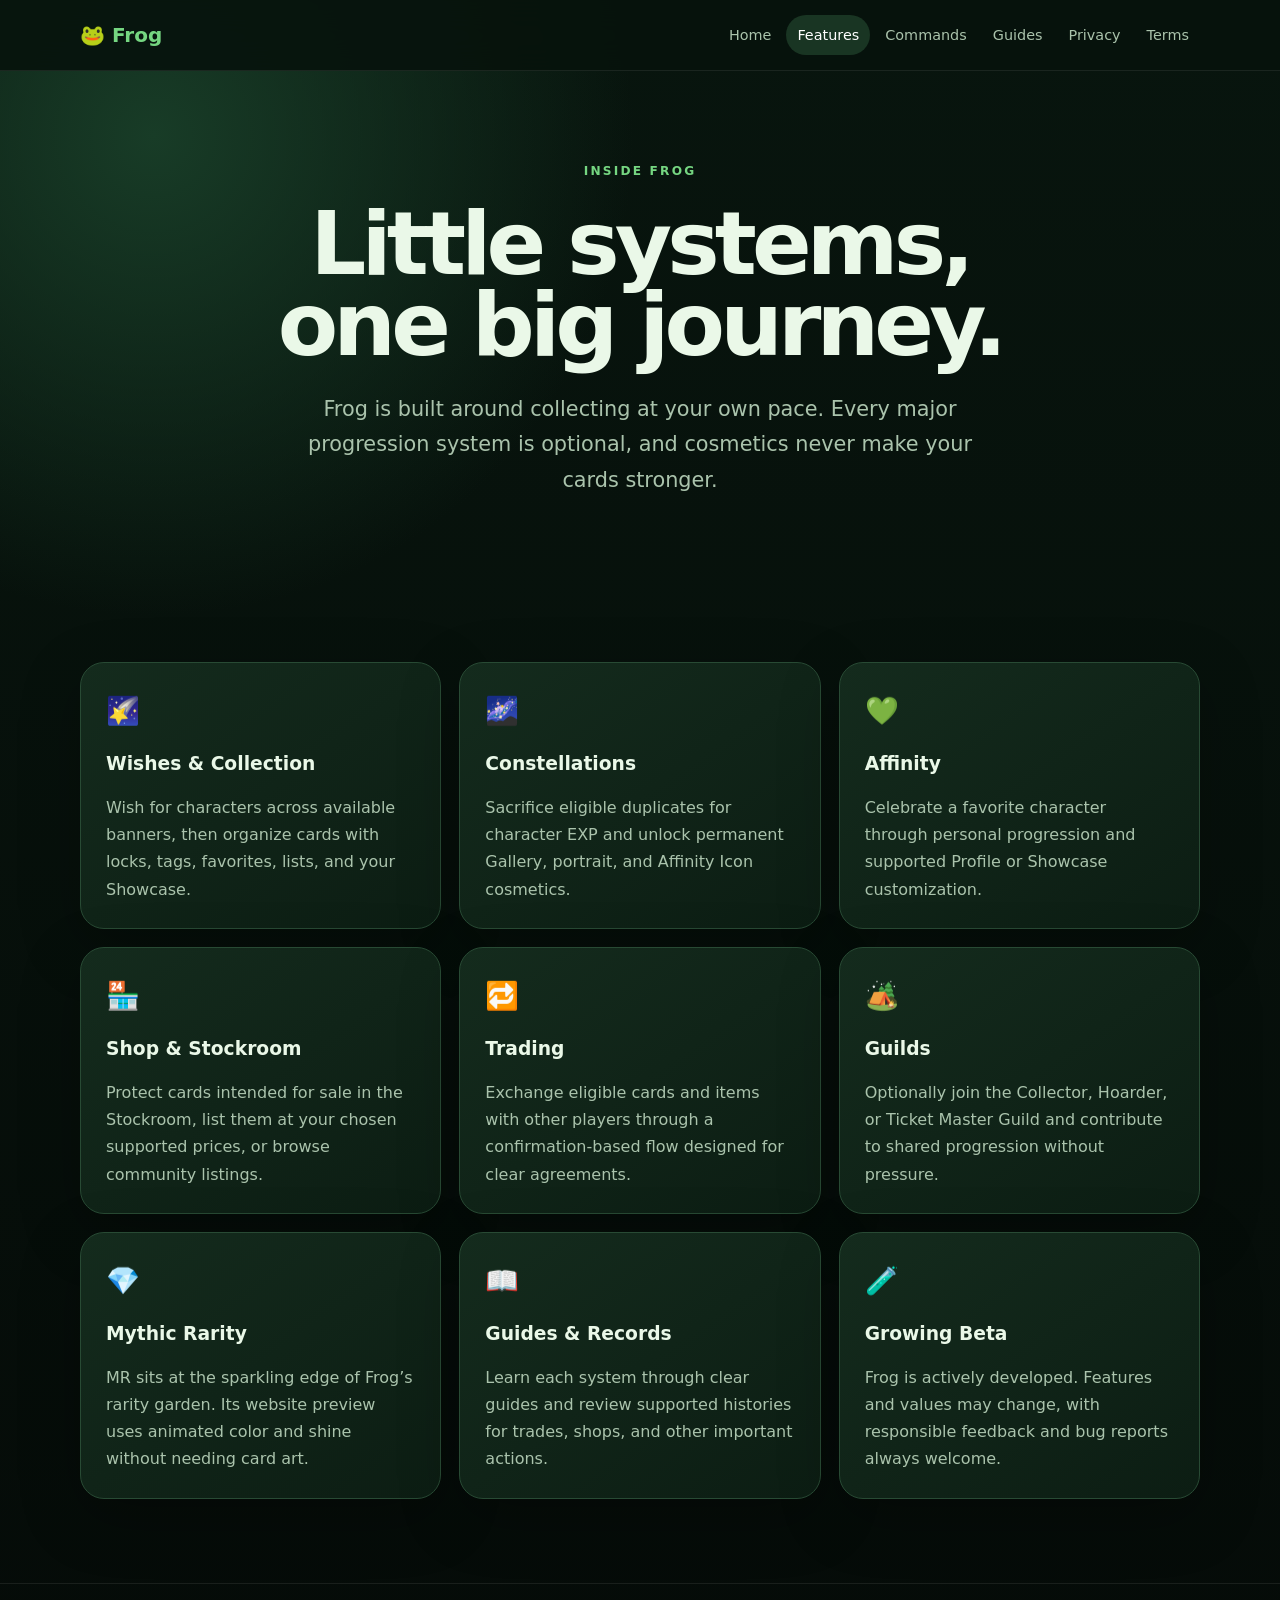
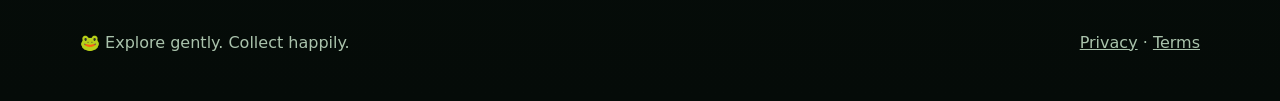
<file: index (1).html>
<!doctype html><html lang="en"><head><meta charset="utf-8"><meta name="viewport" content="width=device-width,initial-scale=1"><meta name="description" content="Discover the collection, social, and customization features in Frog."><title>Features — Frog</title><link rel="stylesheet" href="../assets/styles.css"><script defer src="../assets/script.js"></script></head><body><nav class="nav"><div class="wrap"><a class="brand" href="../">🐸 <span>Frog</span></a><div class="links"><a href="../">Home</a><a class="active" href="./">Features</a><a href="../commands/">Commands</a><a href="../guides/">Guides</a><a href="../privacy/">Privacy</a><a href="../terms/">Terms</a></div></div></nav><main><header class="page-hero wrap reveal"><div class="eyebrow">Inside Frog</div><h1>Little systems,<br>one big journey.</h1><p class="lead">Frog is built around collecting at your own pace. Every major progression system is optional, and cosmetics never make your cards stronger.</p></header><section><div class="wrap grid"><article class="card reveal"><div class="icon">🌠</div><h3>Wishes & Collection</h3><p>Wish for characters across available banners, then organize cards with locks, tags, favorites, lists, and your Showcase.</p></article><article class="card reveal"><div class="icon">🌌</div><h3>Constellations</h3><p>Sacrifice eligible duplicates for character EXP and unlock permanent Gallery, portrait, and Affinity Icon cosmetics.</p></article><article class="card reveal"><div class="icon">💚</div><h3>Affinity</h3><p>Celebrate a favorite character through personal progression and supported Profile or Showcase customization.</p></article><article class="card reveal"><div class="icon">🏪</div><h3>Shop & Stockroom</h3><p>Protect cards intended for sale in the Stockroom, list them at your chosen supported prices, or browse community listings.</p></article><article class="card reveal"><div class="icon">🔁</div><h3>Trading</h3><p>Exchange eligible cards and items with other players through a confirmation-based flow designed for clear agreements.</p></article><article class="card reveal"><div class="icon">🏕️</div><h3>Guilds</h3><p>Optionally join the Collector, Hoarder, or Ticket Master Guild and contribute to shared progression without pressure.</p></article><article class="card reveal"><div class="icon">💎</div><h3>Mythic Rarity</h3><p>MR sits at the sparkling edge of Frog’s rarity garden. Its website preview uses animated color and shine without needing card art.</p></article><article class="card reveal"><div class="icon">📖</div><h3>Guides & Records</h3><p>Learn each system through clear guides and review supported histories for trades, shops, and other important actions.</p></article><article class="card reveal"><div class="icon">🧪</div><h3>Growing Beta</h3><p>Frog is actively developed. Features and values may change, with responsible feedback and bug reports always welcome.</p></article></div></section></main><footer class="footer"><div class="wrap"><span>🐸 Explore gently. Collect happily.</span><span><a href="../privacy/">Privacy</a> · <a href="../terms/">Terms</a></span></div></footer></body></html>
</file>
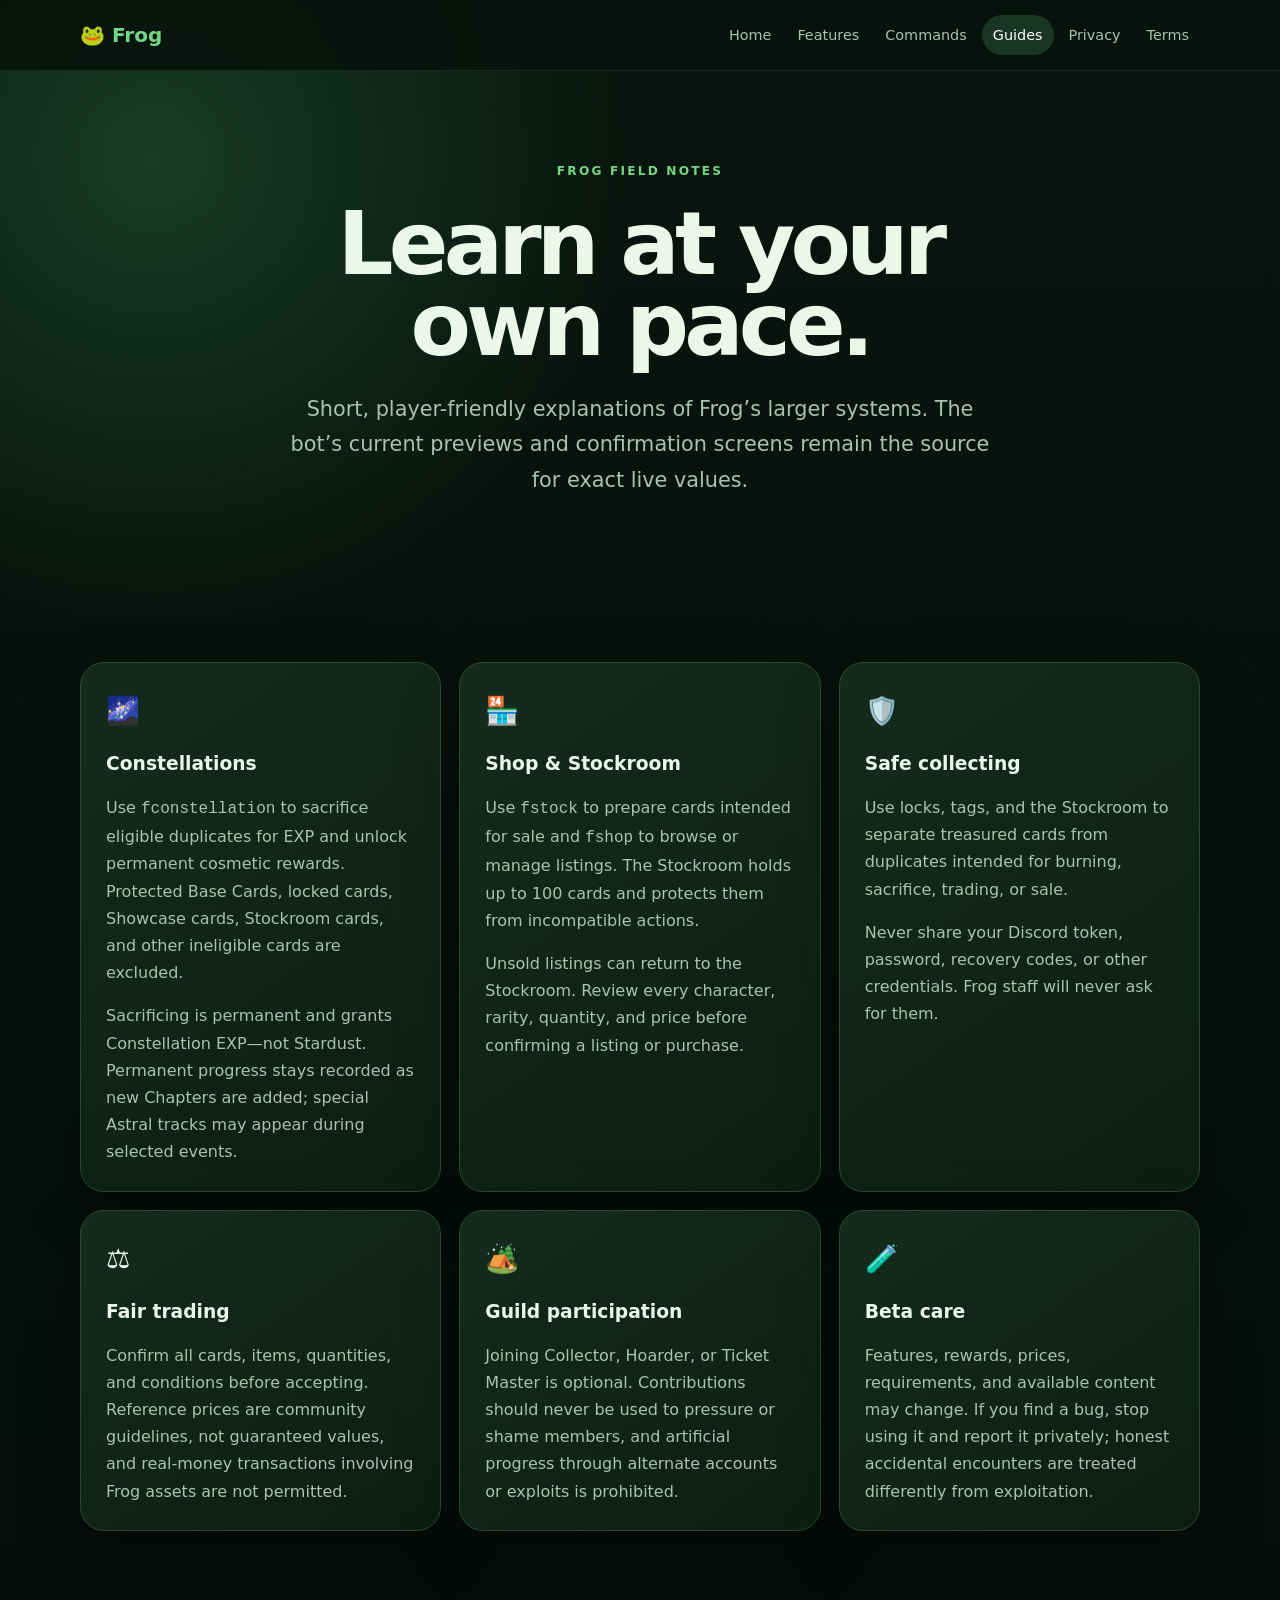
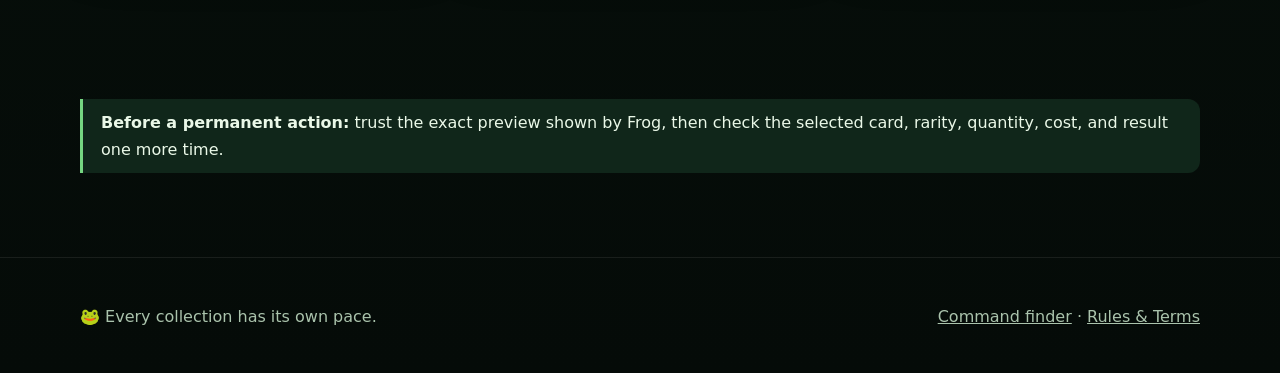
<file: index (2).html>
<!doctype html><html lang="en"><head><meta charset="utf-8"><meta name="viewport" content="width=device-width,initial-scale=1"><meta name="description" content="Official player guides for Frog systems."><title>Guides — Frog</title><link rel="stylesheet" href="../assets/styles.css"><script defer src="../assets/script.js"></script></head><body><nav class="nav"><div class="wrap"><a class="brand" href="../">🐸 <span>Frog</span></a><div class="links"><a href="../">Home</a><a href="../features/">Features</a><a href="../commands/">Commands</a><a class="active" href="./">Guides</a><a href="../privacy/">Privacy</a><a href="../terms/">Terms</a></div></div></nav><main><header class="page-hero wrap reveal"><div class="eyebrow">Frog field notes</div><h1>Learn at your<br>own pace.</h1><p class="lead">Short, player-friendly explanations of Frog’s larger systems. The bot’s current previews and confirmation screens remain the source for exact live values.</p></header><section><div class="wrap grid"><article class="card reveal"><div class="icon">🌌</div><h3>Constellations</h3><p>Use <code>fconstellation</code> to sacrifice eligible duplicates for EXP and unlock permanent cosmetic rewards. Protected Base Cards, locked cards, Showcase cards, Stockroom cards, and other ineligible cards are excluded.</p><p>Sacrificing is permanent and grants Constellation EXP—not Stardust. Permanent progress stays recorded as new Chapters are added; special Astral tracks may appear during selected events.</p></article><article class="card reveal"><div class="icon">🏪</div><h3>Shop & Stockroom</h3><p>Use <code>fstock</code> to prepare cards intended for sale and <code>fshop</code> to browse or manage listings. The Stockroom holds up to 100 cards and protects them from incompatible actions.</p><p>Unsold listings can return to the Stockroom. Review every character, rarity, quantity, and price before confirming a listing or purchase.</p></article><article class="card reveal"><div class="icon">🛡️</div><h3>Safe collecting</h3><p>Use locks, tags, and the Stockroom to separate treasured cards from duplicates intended for burning, sacrifice, trading, or sale.</p><p>Never share your Discord token, password, recovery codes, or other credentials. Frog staff will never ask for them.</p></article><article class="card reveal"><div class="icon">⚖️</div><h3>Fair trading</h3><p>Confirm all cards, items, quantities, and conditions before accepting. Reference prices are community guidelines, not guaranteed values, and real-money transactions involving Frog assets are not permitted.</p></article><article class="card reveal"><div class="icon">🏕️</div><h3>Guild participation</h3><p>Joining Collector, Hoarder, or Ticket Master is optional. Contributions should never be used to pressure or shame members, and artificial progress through alternate accounts or exploits is prohibited.</p></article><article class="card reveal"><div class="icon">🧪</div><h3>Beta care</h3><p>Features, rewards, prices, requirements, and available content may change. If you find a bug, stop using it and report it privately; honest accidental encounters are treated differently from exploitation.</p></article></div></section><section><div class="wrap note reveal"><strong>Before a permanent action:</strong> trust the exact preview shown by Frog, then check the selected card, rarity, quantity, cost, and result one more time.</div></section></main><footer class="footer"><div class="wrap"><span>🐸 Every collection has its own pace.</span><span><a href="../commands/">Command finder</a> · <a href="../terms/">Rules & Terms</a></span></div></footer></body></html>
</file>
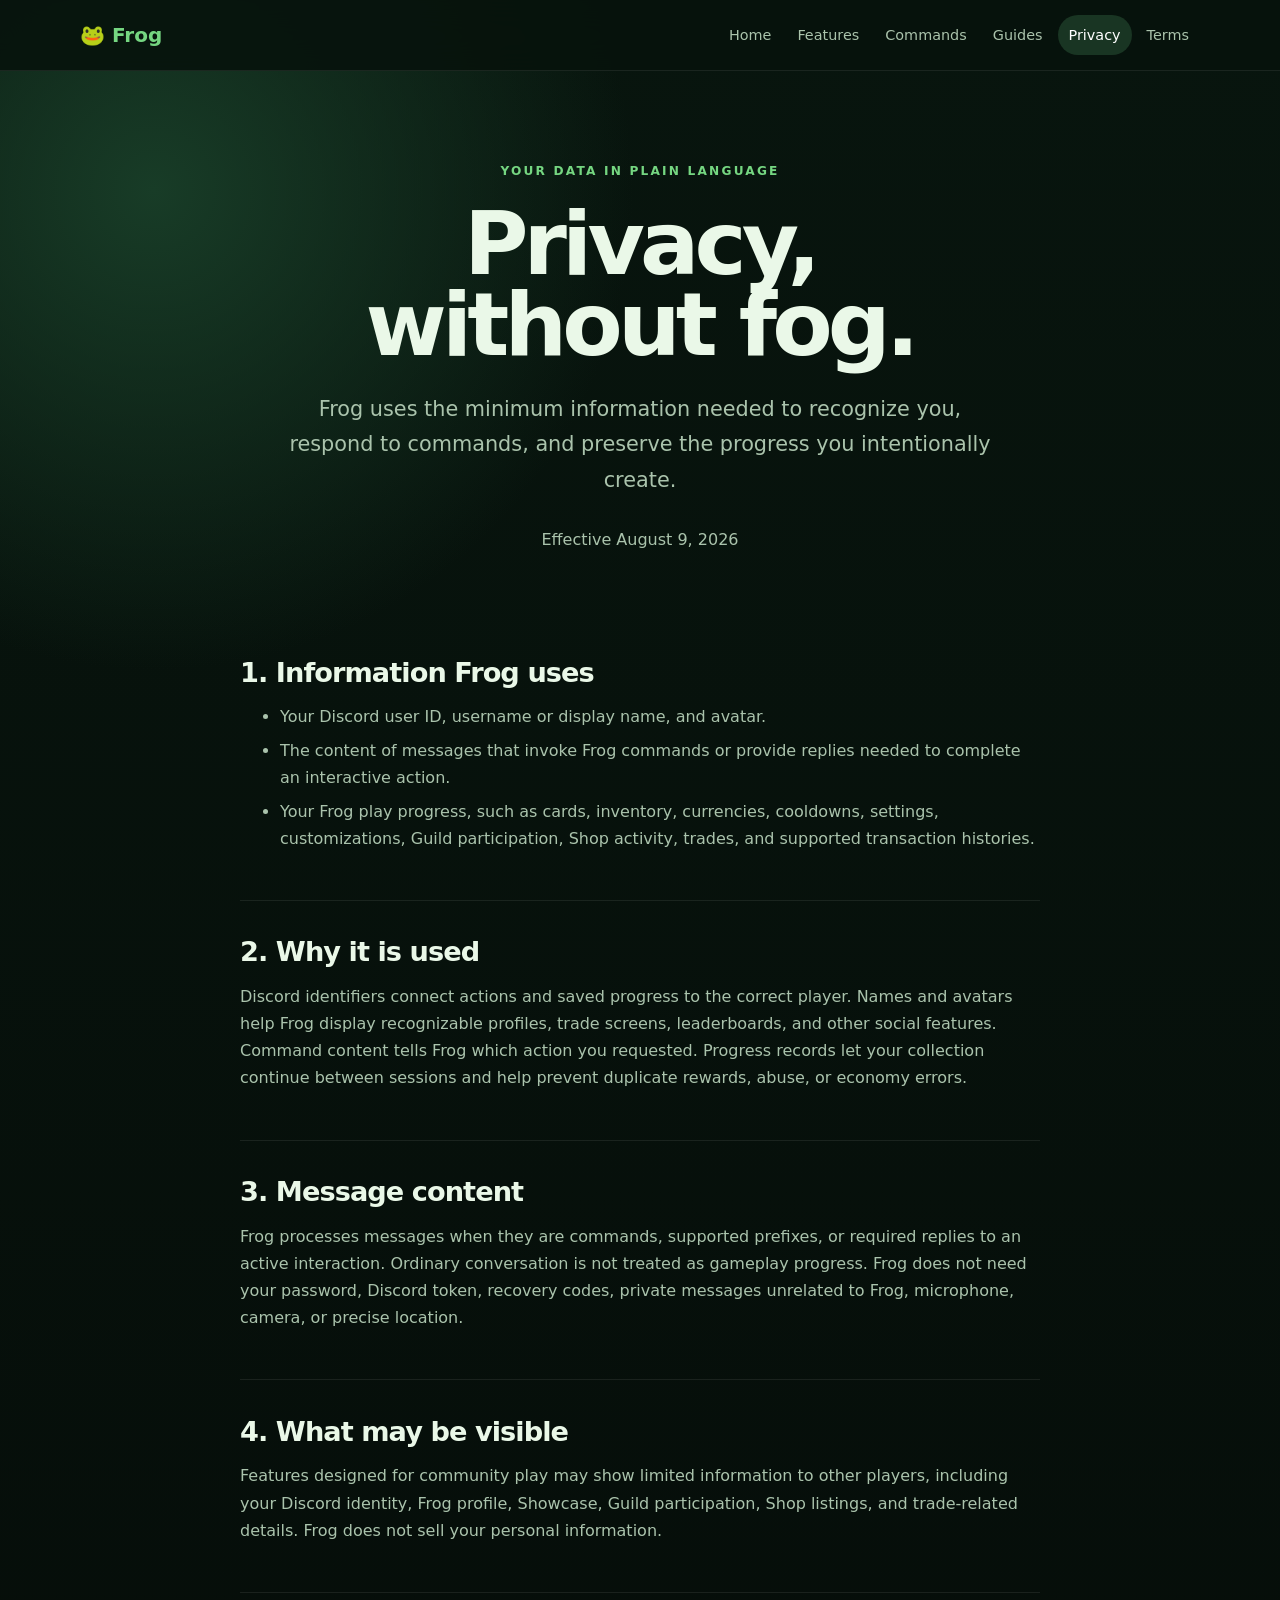
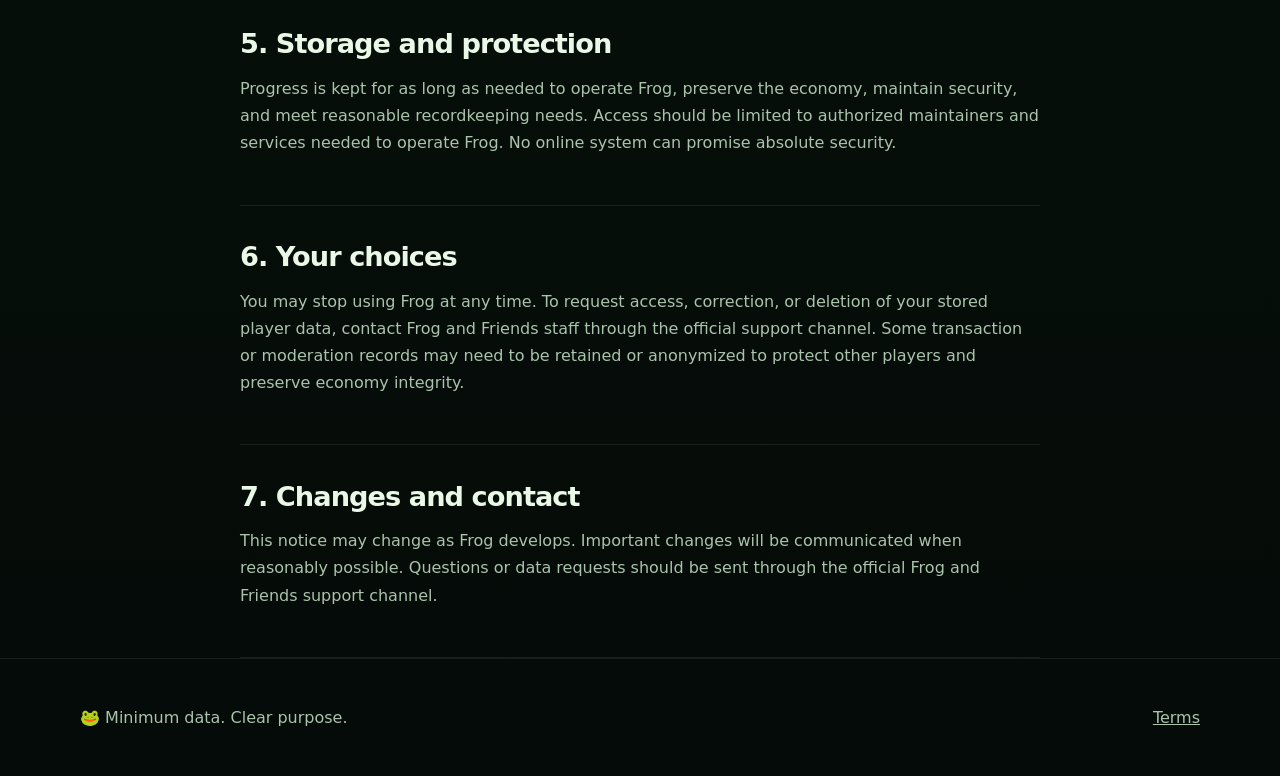
<file: index (3).html>
<!doctype html><html lang="en"><head><meta charset="utf-8"><meta name="viewport" content="width=device-width,initial-scale=1"><meta name="description" content="How Frog uses and protects player data."><title>Privacy — Frog</title><link rel="stylesheet" href="../assets/styles.css"><script defer src="../assets/script.js"></script></head><body><nav class="nav"><div class="wrap"><a class="brand" href="../">🐸 <span>Frog</span></a><div class="links"><a href="../">Home</a><a href="../features/">Features</a><a href="../commands/">Commands</a><a href="../guides/">Guides</a><a class="active" href="./">Privacy</a><a href="../terms/">Terms</a></div></div></nav><main><header class="page-hero wrap reveal"><div class="eyebrow">Your data in plain language</div><h1>Privacy,<br>without fog.</h1><p class="lead">Frog uses the minimum information needed to recognize you, respond to commands, and preserve the progress you intentionally create.</p><p>Effective August 9, 2026</p></header><div class="prose">
<section class="reveal"><h2>1. Information Frog uses</h2><ul><li>Your Discord user ID, username or display name, and avatar.</li><li>The content of messages that invoke Frog commands or provide replies needed to complete an interactive action.</li><li>Your Frog play progress, such as cards, inventory, currencies, cooldowns, settings, customizations, Guild participation, Shop activity, trades, and supported transaction histories.</li></ul></section>
<section class="reveal"><h2>2. Why it is used</h2><p>Discord identifiers connect actions and saved progress to the correct player. Names and avatars help Frog display recognizable profiles, trade screens, leaderboards, and other social features. Command content tells Frog which action you requested. Progress records let your collection continue between sessions and help prevent duplicate rewards, abuse, or economy errors.</p></section>
<section class="reveal"><h2>3. Message content</h2><p>Frog processes messages when they are commands, supported prefixes, or required replies to an active interaction. Ordinary conversation is not treated as gameplay progress. Frog does not need your password, Discord token, recovery codes, private messages unrelated to Frog, microphone, camera, or precise location.</p></section>
<section class="reveal"><h2>4. What may be visible</h2><p>Features designed for community play may show limited information to other players, including your Discord identity, Frog profile, Showcase, Guild participation, Shop listings, and trade-related details. Frog does not sell your personal information.</p></section>
<section class="reveal"><h2>5. Storage and protection</h2><p>Progress is kept for as long as needed to operate Frog, preserve the economy, maintain security, and meet reasonable recordkeeping needs. Access should be limited to authorized maintainers and services needed to operate Frog. No online system can promise absolute security.</p></section>
<section class="reveal"><h2>6. Your choices</h2><p>You may stop using Frog at any time. To request access, correction, or deletion of your stored player data, contact Frog and Friends staff through the official support channel. Some transaction or moderation records may need to be retained or anonymized to protect other players and preserve economy integrity.</p></section>
<section class="reveal"><h2>7. Changes and contact</h2><p>This notice may change as Frog develops. Important changes will be communicated when reasonably possible. Questions or data requests should be sent through the official Frog and Friends support channel.</p></section>
</div></main><footer class="footer"><div class="wrap"><span>🐸 Minimum data. Clear purpose.</span><span><a href="../terms/">Terms</a></span></div></footer></body></html>
</file>
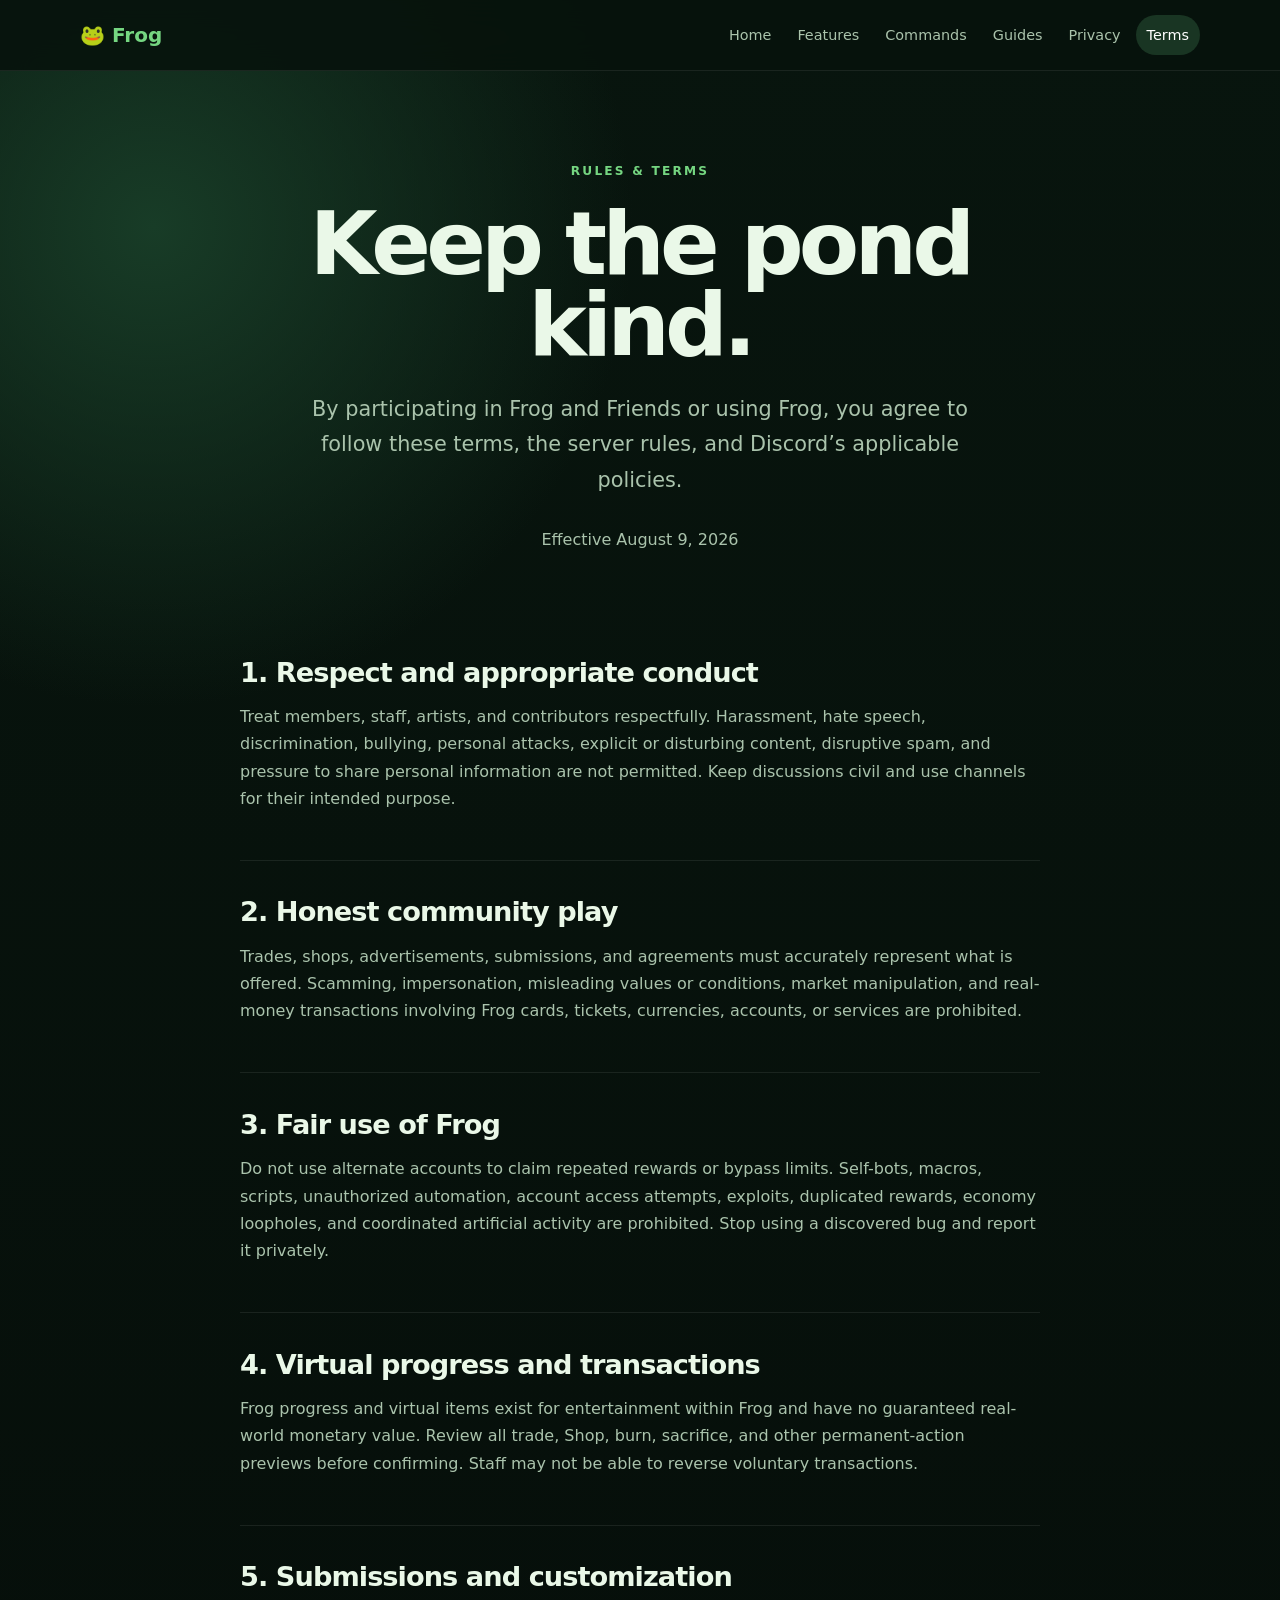
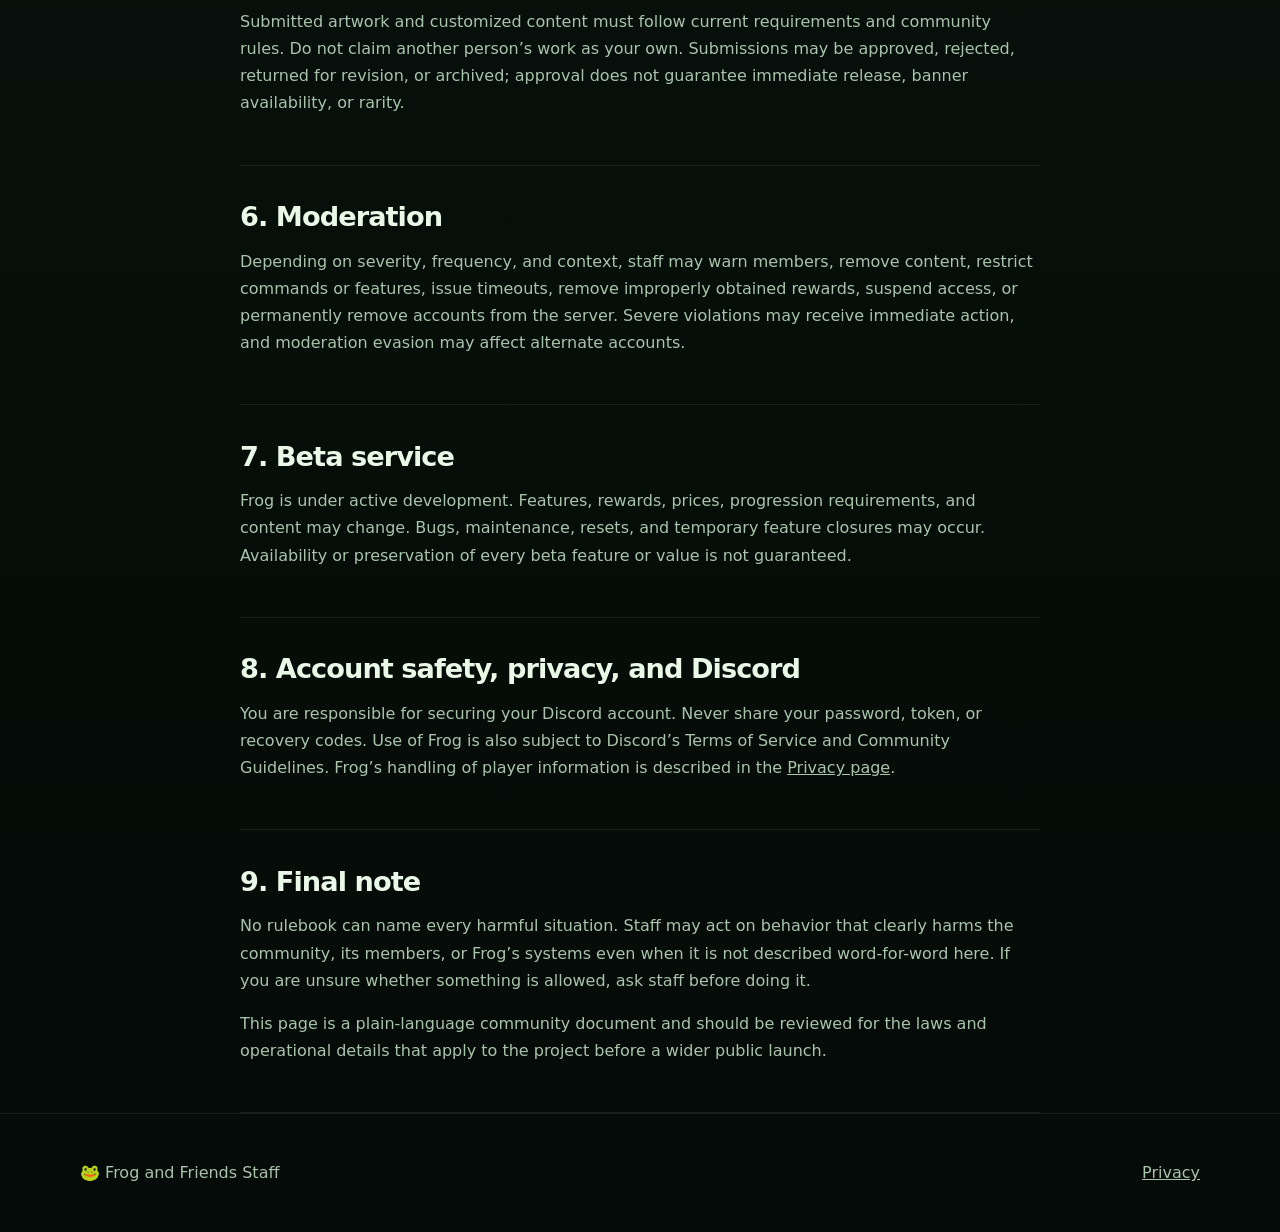
<file: index (4).html>
<!doctype html><html lang="en"><head><meta charset="utf-8"><meta name="viewport" content="width=device-width,initial-scale=1"><meta name="description" content="Terms and community rules for using Frog."><title>Terms — Frog</title><link rel="stylesheet" href="../assets/styles.css"><script defer src="../assets/script.js"></script></head><body><nav class="nav"><div class="wrap"><a class="brand" href="../">🐸 <span>Frog</span></a><div class="links"><a href="../">Home</a><a href="../features/">Features</a><a href="../commands/">Commands</a><a href="../guides/">Guides</a><a href="../privacy/">Privacy</a><a class="active" href="./">Terms</a></div></div></nav><main><header class="page-hero wrap reveal"><div class="eyebrow">Rules & terms</div><h1>Keep the pond<br>kind.</h1><p class="lead">By participating in Frog and Friends or using Frog, you agree to follow these terms, the server rules, and Discord’s applicable policies.</p><p>Effective August 9, 2026</p></header><div class="prose">
<section class="reveal"><h2>1. Respect and appropriate conduct</h2><p>Treat members, staff, artists, and contributors respectfully. Harassment, hate speech, discrimination, bullying, personal attacks, explicit or disturbing content, disruptive spam, and pressure to share personal information are not permitted. Keep discussions civil and use channels for their intended purpose.</p></section>
<section class="reveal"><h2>2. Honest community play</h2><p>Trades, shops, advertisements, submissions, and agreements must accurately represent what is offered. Scamming, impersonation, misleading values or conditions, market manipulation, and real-money transactions involving Frog cards, tickets, currencies, accounts, or services are prohibited.</p></section>
<section class="reveal"><h2>3. Fair use of Frog</h2><p>Do not use alternate accounts to claim repeated rewards or bypass limits. Self-bots, macros, scripts, unauthorized automation, account access attempts, exploits, duplicated rewards, economy loopholes, and coordinated artificial activity are prohibited. Stop using a discovered bug and report it privately.</p></section>
<section class="reveal"><h2>4. Virtual progress and transactions</h2><p>Frog progress and virtual items exist for entertainment within Frog and have no guaranteed real-world monetary value. Review all trade, Shop, burn, sacrifice, and other permanent-action previews before confirming. Staff may not be able to reverse voluntary transactions.</p></section>
<section class="reveal"><h2>5. Submissions and customization</h2><p>Submitted artwork and customized content must follow current requirements and community rules. Do not claim another person’s work as your own. Submissions may be approved, rejected, returned for revision, or archived; approval does not guarantee immediate release, banner availability, or rarity.</p></section>
<section class="reveal"><h2>6. Moderation</h2><p>Depending on severity, frequency, and context, staff may warn members, remove content, restrict commands or features, issue timeouts, remove improperly obtained rewards, suspend access, or permanently remove accounts from the server. Severe violations may receive immediate action, and moderation evasion may affect alternate accounts.</p></section>
<section class="reveal"><h2>7. Beta service</h2><p>Frog is under active development. Features, rewards, prices, progression requirements, and content may change. Bugs, maintenance, resets, and temporary feature closures may occur. Availability or preservation of every beta feature or value is not guaranteed.</p></section>
<section class="reveal"><h2>8. Account safety, privacy, and Discord</h2><p>You are responsible for securing your Discord account. Never share your password, token, or recovery codes. Use of Frog is also subject to Discord’s Terms of Service and Community Guidelines. Frog’s handling of player information is described in the <a href="../privacy/">Privacy page</a>.</p></section>
<section class="reveal"><h2>9. Final note</h2><p>No rulebook can name every harmful situation. Staff may act on behavior that clearly harms the community, its members, or Frog’s systems even when it is not described word-for-word here. If you are unsure whether something is allowed, ask staff before doing it.</p><p>This page is a plain-language community document and should be reviewed for the laws and operational details that apply to the project before a wider public launch.</p></section>
</div></main><footer class="footer"><div class="wrap"><span>🐸 Frog and Friends Staff</span><span><a href="../privacy/">Privacy</a></span></div></footer></body></html>
</file>
<file: assets/styles.css>
:root {
    --ink: #eaf8e8;
    --muted: #aac3ac;
    --deep: #07130d;
    --panel: #10261a;
    --line: #284a34;
    --leaf: #75d681;
    --mint: #bdf5b9;
    --gold: #ffd875;
    --radius: 24px
}

* {
    box-sizing: border-box
}

html {
    scroll-behavior: smooth
}

body {
    margin: 0;
    background: radial-gradient(circle at 12% 8%, #183c27 0, transparent 30rem), linear-gradient(180deg, #08150e, #050b08);
    color: var(--ink);
    font: 16px/1.7 ui-rounded, "Segoe UI", system-ui, sans-serif
}

a {
    color: inherit
}

.wrap {
    width: min(1120px, calc(100% - 32px));
    margin: auto
}

.nav {
    position: sticky;
    top: 0;
    z-index: 20;
    background: #07130de8;
    border-bottom: 1px solid #ffffff14;
    backdrop-filter: blur(16px)
}

.nav .wrap {
    min-height: 70px;
    display: flex;
    align-items: center;
    justify-content: space-between;
    gap: 24px
}

.brand {
    text-decoration: none;
    font-size: 1.25rem;
    font-weight: 900
}

.brand span {
    color: var(--leaf)
}

.links {
    display: flex;
    flex-wrap: wrap;
    gap: 4px
}

.links a {
    text-decoration: none;
    color: var(--muted);
    padding: 8px 11px;
    border-radius: 999px;
    font-size: .9rem
}

.links a:hover,
.links a.active {
    background: #193523;
    color: #fff
}

.hero {
    min-height: 76vh;
    display: grid;
    place-items: center;
    text-align: center;
    padding: 100px 0 70px;
    position: relative;
    overflow: hidden
}

.hero:after {
    content: "";
    position: absolute;
    width: 520px;
    height: 520px;
    border: 1px solid #75d6812b;
    border-radius: 50%;
    box-shadow: 0 0 100px #75d68119;
    z-index: -1
}

.eyebrow {
    color: var(--leaf);
    font-weight: 800;
    letter-spacing: .18em;
    text-transform: uppercase;
    font-size: .76rem
}

h1 {
    font-size: clamp(3rem, 8vw, 7rem);
    line-height: .92;
    margin: .25em 0 .3em;
    letter-spacing: -.055em
}

h2 {
    font-size: clamp(2rem, 5vw, 3.5rem);
    line-height: 1.05;
    letter-spacing: -.035em;
    margin: .2em 0 .55em
}

h3 {
    line-height: 1.2
}

p {
    color: var(--muted)
}

.lead {
    font-size: clamp(1.05rem, 2vw, 1.3rem);
    max-width: 710px;
    margin: 0 auto 28px
}

.actions {
    display: flex;
    justify-content: center;
    flex-wrap: wrap;
    gap: 12px
}

.button {
    display: inline-block;
    text-decoration: none;
    padding: 12px 19px;
    border-radius: 999px;
    background: var(--leaf);
    color: #09200f;
    font-weight: 900;
    border: 1px solid var(--leaf)
}

.button.ghost {
    background: transparent;
    color: var(--ink);
    border-color: var(--line)
}

section {
    padding: 84px 0
}

.section-head {
    text-align: center;
    max-width: 720px;
    margin: 0 auto 42px
}

.grid {
    display: grid;
    grid-template-columns: repeat(3, 1fr);
    gap: 18px
}

.card {
    background: linear-gradient(145deg, #142b1d, #0c1d13);
    border: 1px solid var(--line);
    border-radius: var(--radius);
    padding: 25px;
    box-shadow: 0 18px 60px #0004
}

.card p:last-child {
    margin-bottom: 0
}

.icon {
    font-size: 1.7rem
}

.rarities {
    display: grid;
    grid-template-columns: repeat(4, 1fr);
    gap: 16px
}

.rarity {
    height: 280px;
    border-radius: 26px;
    display: flex;
    align-items: flex-end;
    padding: 20px;
    position: relative;
    overflow: hidden;
    border: 1px solid #fff3;
    isolation: isolate;
    box-shadow: 0 20px 60px #0007
}

.rarity:before {
    content: "";
    position: absolute;
    inset: -80%;
    background: linear-gradient(110deg, transparent 43%, #fff9 49%, transparent 55%);
    animation: shine 5s infinite;
    z-index: -1
}

.rarity:after {
    content: "✦  ·  ✧";
    position: absolute;
    top: 17px;
    right: 17px;
    letter-spacing: .45em;
    animation: twinkle 2.3s ease-in-out infinite
}

.rarity strong {
    font-size: 2.3rem;
    letter-spacing: .08em;
    text-shadow: 0 2px 15px #000
}

.r {
    background: linear-gradient(145deg, #53645a, #17241c)
}

.sr {
    background: linear-gradient(145deg, #5cb7b2, #12363a)
}

.ssr {
    background: linear-gradient(145deg, #b476d7, #38204f)
}

.mr {
    background: conic-gradient(from 180deg at 50% 30%, #ffd86a, #ff8fd7, #8adfff, #b2ff9e, #ffd86a);
    color: #162018
}

.mr:before {
    animation-duration: 2.8s
}

.note {
    border-left: 3px solid var(--leaf);
    padding: 10px 18px;
    background: #10261a;
    border-radius: 0 12px 12px 0
}

.page-hero {
    text-align: center;
    padding: 90px 0 52px
}

.page-hero h1 {
    font-size: clamp(2.6rem, 7vw, 5.5rem)
}

.prose {
    width: min(800px, calc(100% - 32px));
    margin: auto
}

.prose section {
    padding: 32px 0;
    border-bottom: 1px solid #ffffff14
}

.prose h2 {
    font-size: 1.7rem
}

.prose li {
    color: var(--muted);
    margin: .4em 0
}

.search {
    width: 100%;
    padding: 16px 20px;
    border-radius: 16px;
    border: 1px solid var(--line);
    background: #0b1d12;
    color: #fff;
    font: inherit;
    outline: none;
    margin: 0 0 24px
}

.search:focus {
    border-color: var(--leaf);
    box-shadow: 0 0 0 4px #75d68118
}

.commands {
    display: grid;
    gap: 12px
}

.command {
    display: grid;
    grid-template-columns: 170px 1fr auto;
    gap: 16px;
    align-items: center;
    padding: 18px 20px;
    border: 1px solid var(--line);
    background: #0e2116;
    border-radius: 16px
}

.command code {
    color: var(--mint);
    font-weight: 900
}

.tag {
    font-size: .75rem;
    color: #d6e7d7;
    background: #203d2a;
    padding: 4px 9px;
    border-radius: 999px
}

.empty {
    text-align: center;
    padding: 40px;
    display: none
}

.reveal {
    opacity: 0;
    transform: translateY(26px);
    transition: .75s ease
}

.reveal.visible {
    opacity: 1;
    transform: none
}

.footer {
    padding: 45px 0;
    border-top: 1px solid #ffffff14;
    color: var(--muted)
}

.footer .wrap {
    display: flex;
    justify-content: space-between;
    gap: 20px;
    flex-wrap: wrap
}

.footer a {
    color: var(--muted)
}

@keyframes shine {

    0%,
    25% {
        transform: translateX(-35%) rotate(0)
    }

    60%,
    100% {
        transform: translateX(35%) rotate(0)
    }
}

@keyframes twinkle {
    50% {
        opacity: .35;
        transform: scale(.88)
    }
}

@media(max-width:800px) {
    .nav .wrap {
        padding: 12px 0;
        align-items: flex-start;
        flex-direction: column;
        gap: 5px
    }

    .links a {
        font-size: .78rem;
        padding: 5px 7px
    }

    .grid {
        grid-template-columns: 1fr
    }

    .rarities {
        grid-template-columns: 1fr 1fr
    }

    .rarity {
        height: 220px
    }

    .command {
        grid-template-columns: 1fr
    }

    .tag {
        justify-self: start
    }

    .hero {
        min-height: 68vh
    }
}

@media(prefers-reduced-motion:reduce) {
    * {
        scroll-behavior: auto !important
    }

    .reveal {
        opacity: 1;
        transform: none;
        transition: none
    }

    .rarity:before,
    .rarity:after {
        animation: none
    }
}
</file>
<file: assets/icons.css>
.brand {
    display: inline-flex;
    align-items: center;
    gap: 9px;
}

.brand-logo {
    width: 34px;
    height: 34px;
    object-fit: contain;
    filter: drop-shadow(0 3px 8px #0008);
}

.rarity-icon {
    position: absolute;
    inset: 14px;
    width: calc(100% - 28px);
    height: calc(100% - 28px);
    object-fit: contain;
    z-index: 0;
    filter: drop-shadow(0 12px 24px #0007);
    transition: transform .35s ease;
}

.rarity:hover .rarity-icon {
    transform: scale(1.045);
}

.rarity:before {
    z-index: 1;
    pointer-events: none;
}

.rarity:after {
    z-index: 2;
    pointer-events: none;
}

.r,
.sr,
.ssr,
.mr {
    background: #0c1710;
}

.mr {
    color: var(--ink);
}

.rarity-label {
    position: absolute;
    left: 20px;
    bottom: 16px;
    z-index: 2;
    padding: 5px 10px;
    border: 1px solid #ffffff30;
    border-radius: 999px;
    background: #07130dcc;
    color: #fff;
    font-size: .8rem;
    font-weight: 900;
    letter-spacing: .18em;
}
</file>
